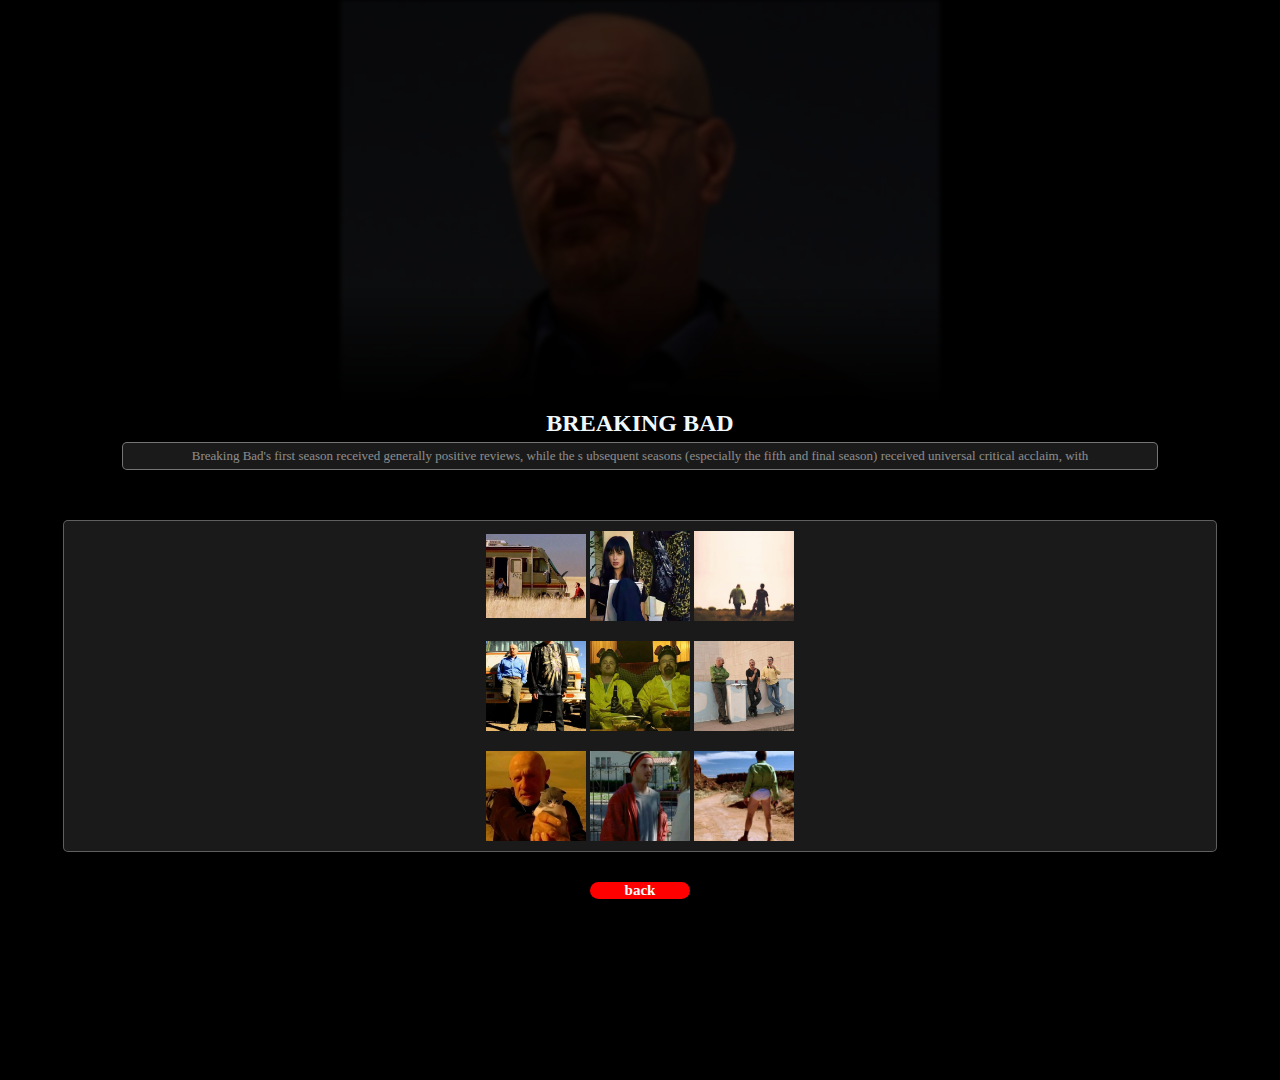
<file: briking-bad.html>
<!DOCTYPE html>
<html lang="ar">
<head>
    <meta name="google" translate="notranslate">
    <link rel="shertcut icon" type="x-icon" href="img/1uDMBFJT.jpg">
    <meta charset="UTF-8">
    <meta name="viewport" content="width=device-width, initial-scale=1.0">
    <title>move</title>
    <link rel="stylesheet" href="briking-bad.css">
</head>
<body>
    <div class="cont">
        <div class="head">
            <img src="img/New folder1/Walter White.jpg">
        </div>
        <div class="text">
            <h2>breaking bad</h2>
        </div>
        <div class="info"><p>Breaking Bad's first season received generally positive
            reviews, while the s
            ubsequent seasons (especially the fifth and final season)
            received universal critical acclaim, with</p>
        </div>
        <div class="photo">
            <div class="list 1">
                <img src="img/New folder1/HKYsPcy2.jpg">
                <img src="img/New folder1/gKMDvIWY.jpg">
                <img src="img/New folder1/Breaking bad.jpg">
            </div>
            <div class="list 2">
                <img src="img/New folder1/tt.jpg">
                <img src="img/New folder1/0ZPx_XXJ.jpg">
                <img src="img/New folder1/LNjxQL-T.jpg">
            </div>
            <div class="list 3">
                <img src="img/New folder1/sgccZp4p.jpg">
                <img src="img/New folder1/gg.jpg">
                <img src="img/New folder1/nWN7EBJA.jpg">
            </div>
        </div>
        <div class="back"><a href="index.html"><h4>back</h4></a></div>
    </div>
    
</body>
</html>
</file>
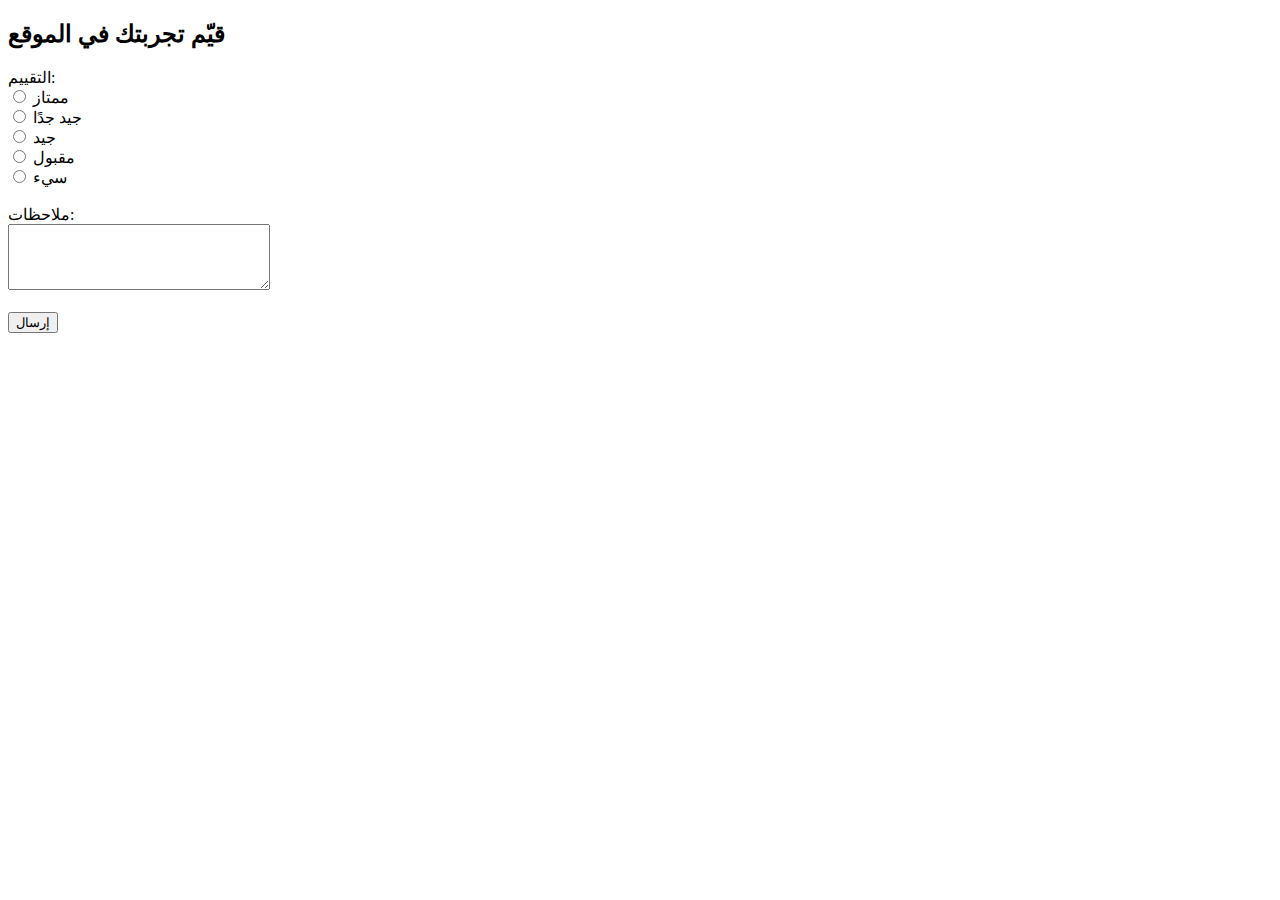
<file: feedback.html>
<!DOCTYPE html>
<html lang="ar">
<head>
  <meta charset="UTF-8">
  <title>تقييم الموقع</title>
</head>
<body>
  <h2>قيّم تجربتك في الموقع</h2>
  <form action="submit.php" method="post">
    <label>التقييم:</label><br>
    <input type="radio" name="rating" value="5"> ممتاز<br>
    <input type="radio" name="rating" value="4"> جيد جدًا<br>
    <input type="radio" name="rating" value="3"> جيد<br>
    <input type="radio" name="rating" value="2"> مقبول<br>
    <input type="radio" name="rating" value="1"> سيء<br><br>

    <label>ملاحظات:</label><br>
    <textarea name="feedback" rows="4" cols="30"></textarea><br><br>

    <input type="submit" value="إرسال">
  </form>
</body>
</html>
</file>
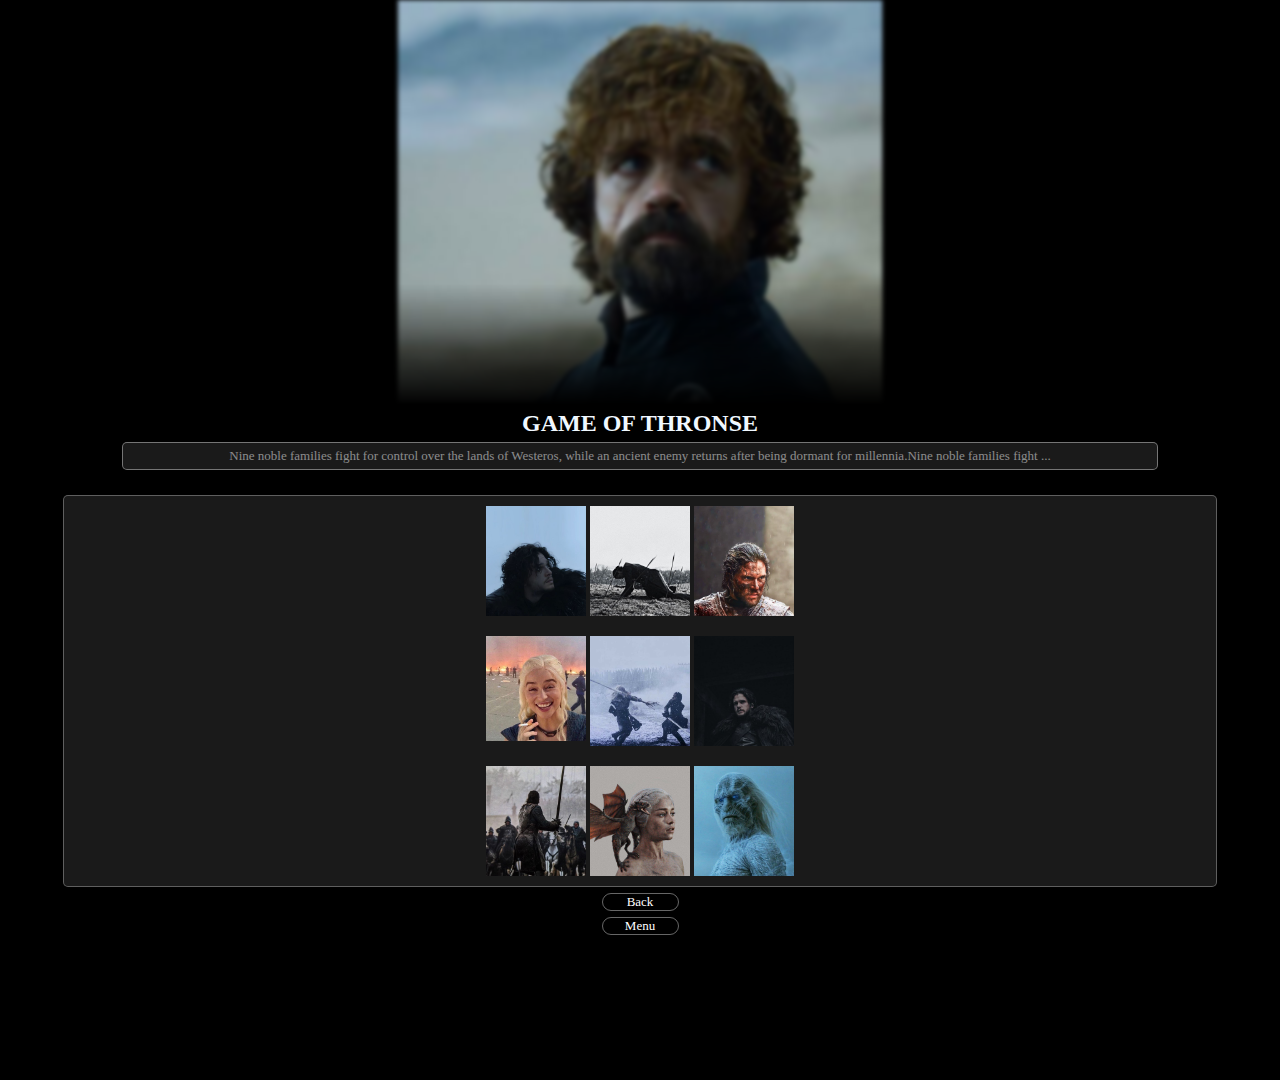
<file: gameofthronse.html>
<!DOCTYPE html>
<html lang="ar">
<head>
    <meta name="google" translate="notranslate">
    <link rel="shertcut icon" type="x-icon" href="img/1uDMBFJT.jpg">
    <meta charset="UTF-8">
    <meta name="viewport" content="width=device-width, initial-scale=1.0">
    <title>game of thronse</title>
    <link rel="stylesheet" href="gameofthronse.css">
</head>
<body>
    <div class="cont">
        <div class="head">
            <img src="img/New folder3/Ac0UJ9X4.jpg">
        </div>
        <div class="text">
            <h2>game of thronse</h2>
        </div>
        <div class="info"><p>Nine noble families fight for control over the lands of Westeros, while an 
            ancient enemy returns after being dormant for millennia.Nine noble families fight ...</p>
        </div>
        <div class="photo">
            <div class="list 1">
                <img  src="img/New folder3/photo_5231426486613962939_y.jpg">
                <img class="ii" src="img/New folder3/photo_5231426486613962940_y.jpg">
                <img  src="img/New folder3/photo_5231426486613962941_y.jpg">
            </div>
            <div class="list 2">
                <img class="i3" src="img/New folder3/xbD9Xmxo.jpg">
                <img class="l2" src="img/New folder3/photo_5231426486613962943_y.jpg">
                <img src="img/New folder3/photo_5231426486613962944_y.jpg">
            </div>
            <div class="list 3">
                <img src="img/New folder3/photo_5231426486613962945_y.jpg">
                <img class="f2" src="img/New folder3/photo_5231426486613962946_y.jpg">
                <img class="f3" src="img/New folder3/DMfkupW1.jpg">
            </div>
        </div>
        <div class="back"><a href="move.html"><h4>back</h4></a></div>
        <div class="back"><a href="index.html"><h4>menu</h4></a></div>
    </div>
    
</body>
</html>
</file>
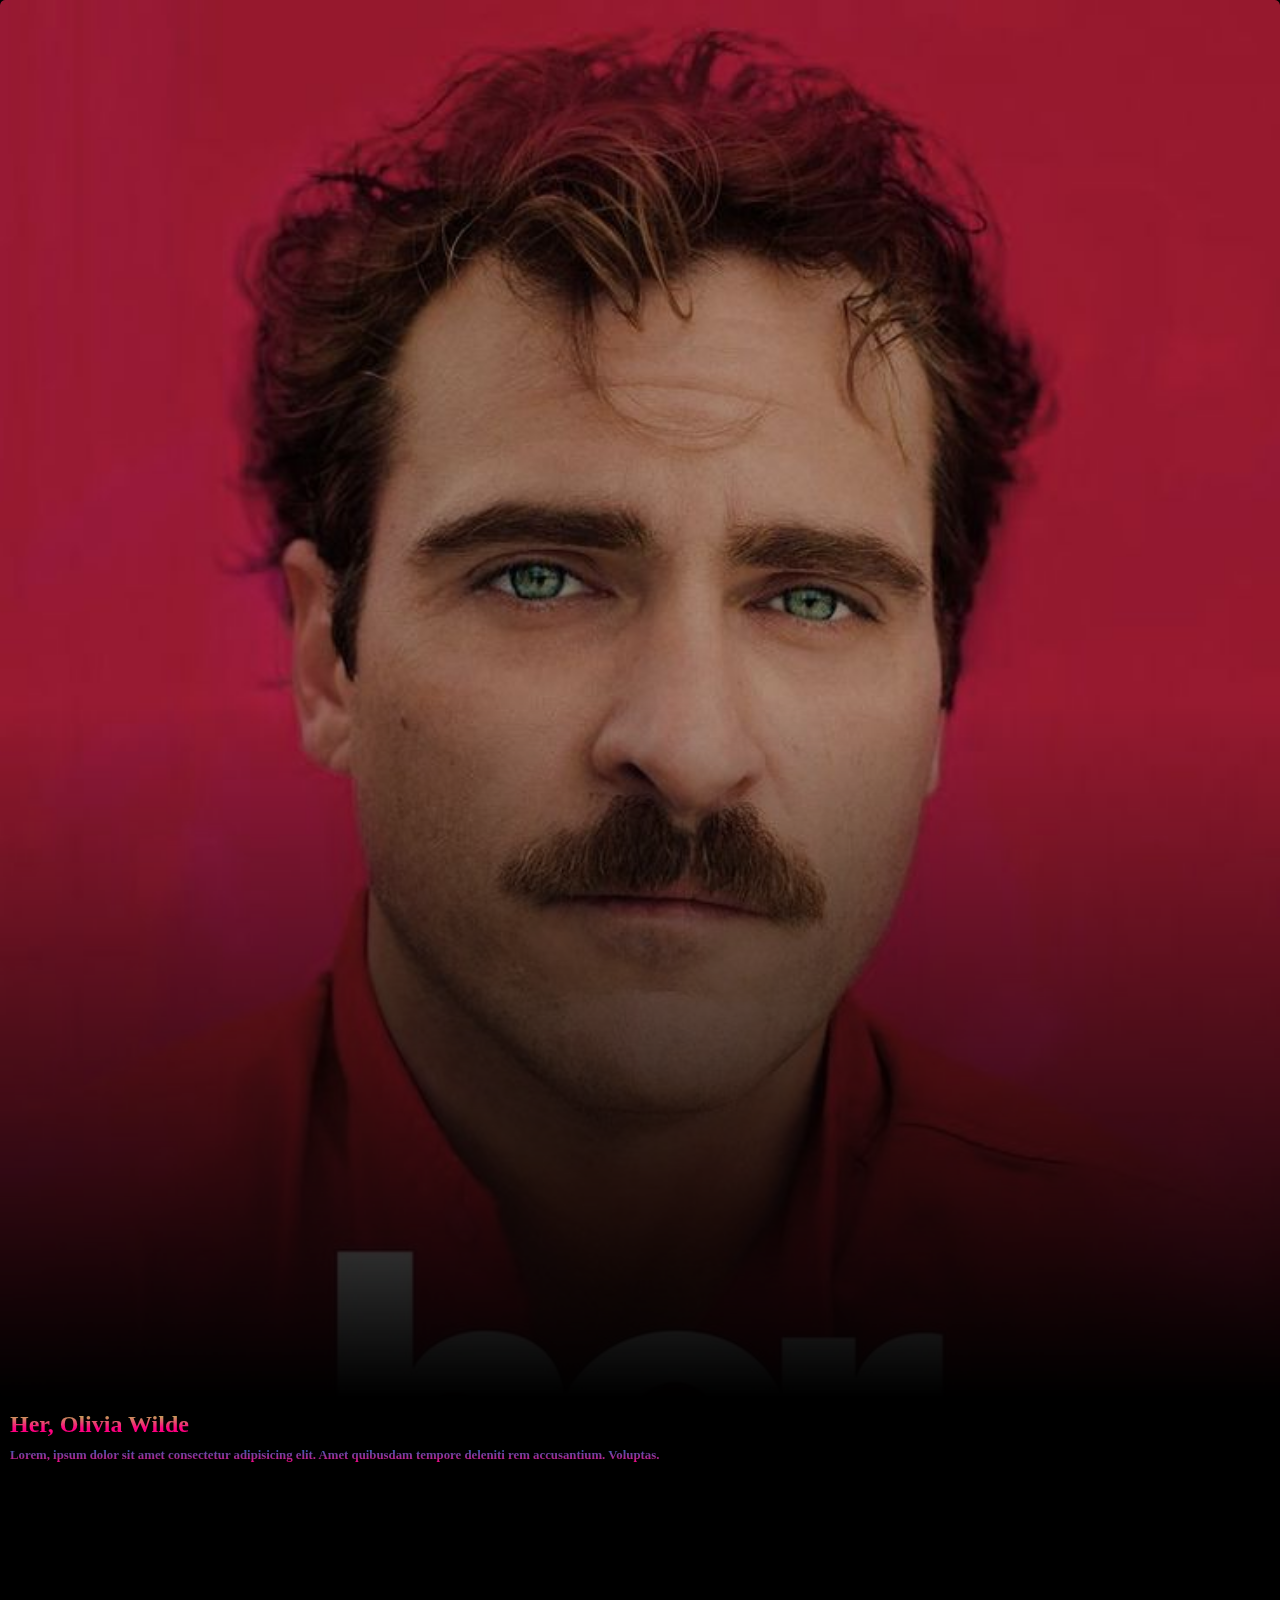
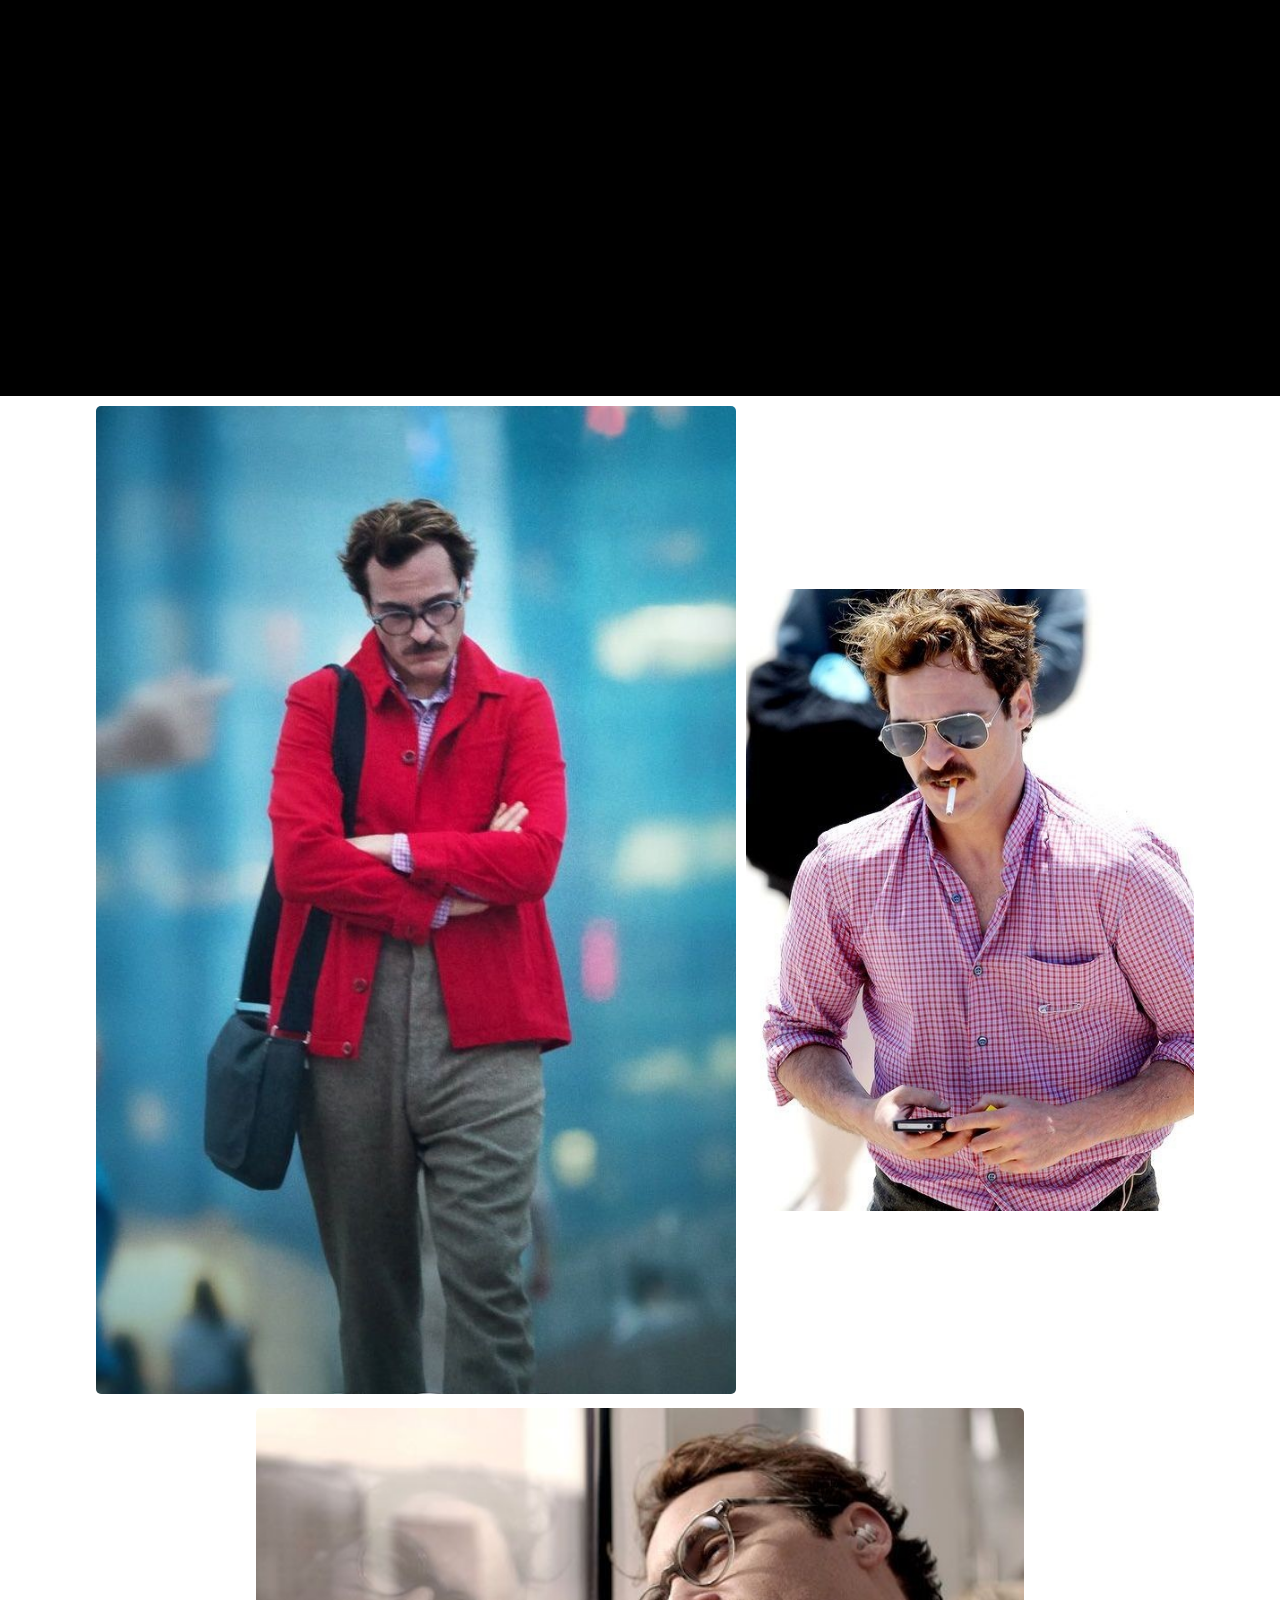
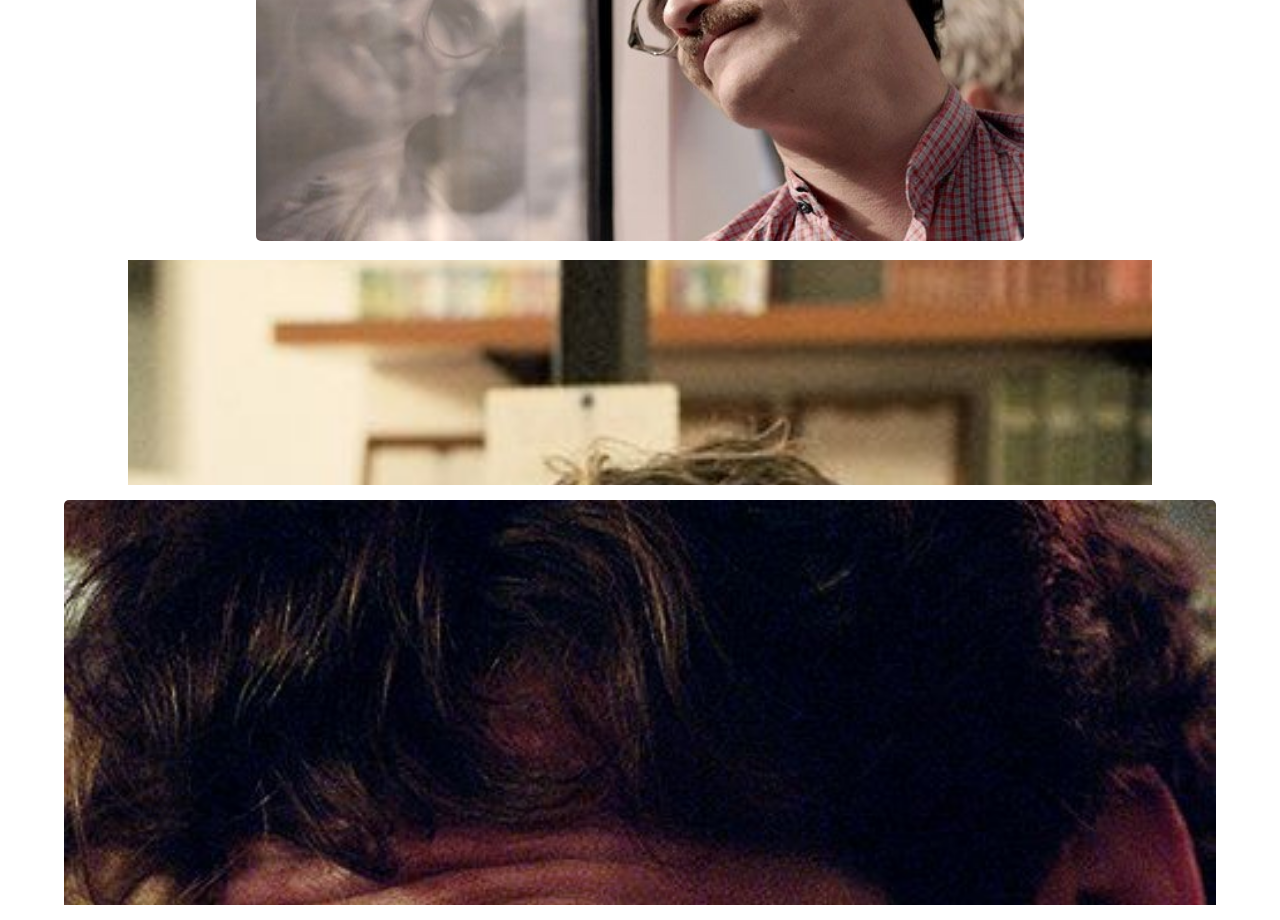
<file: img.html>
<!DOCTYPE html>
<html lang="ar">
<head>
    <meta name="google" translate="notranslate">
    <link rel="shertcut icon" type="x-icon" href="img/1uDMBFJT.jpg">
    <meta charset="UTF-8">
    <meta name="viewport" content="width=device-width, initial-scale=1.0">
    <title>move</title>
    <link rel="stylesheet" href="img.css">
</head>
<body>
    <div class="cont">
      <div class="move">
        <img class="mainimg" src="img/her.jpg">
        <h2>her, olivia wilde</h2>
        <p>Lorem, ipsum dolor sit 
          amet consectetur adipisicing elit.
          Amet quibusdam tempore deleniti rem accusantium. Voluptas.</p>
      </div>
      <div class="imgs">
        <div class="img1">
          <img src="img/mainimg/d42100919d1ccd15a793569f332229af.jpg">
        </div>
        <div class="img2">
          <img src="img/mainimg/fab9e89dee3c56be0dd9d877274854cf.jpg" >
        </div>
      </div>
      <div class="imgs">
        <div class="img3">
          <img src="img/mainimg/c5d8c75cc96eb333dcd0dba84c4dd5ab.jpg" >
        </div>
      </div>
      <div class="imgss">
        <div class="img4">
          <img src="img/mainimg/e2b16f5efe91f861a050967640d48317.jpg">
        </div>
        <div class="img5">
          <img src="img/mainimg/d68051067cb260da4907cbb794517583.jpg" >
        </div>
      </div>
    </div>
</body>
</html>
</file>
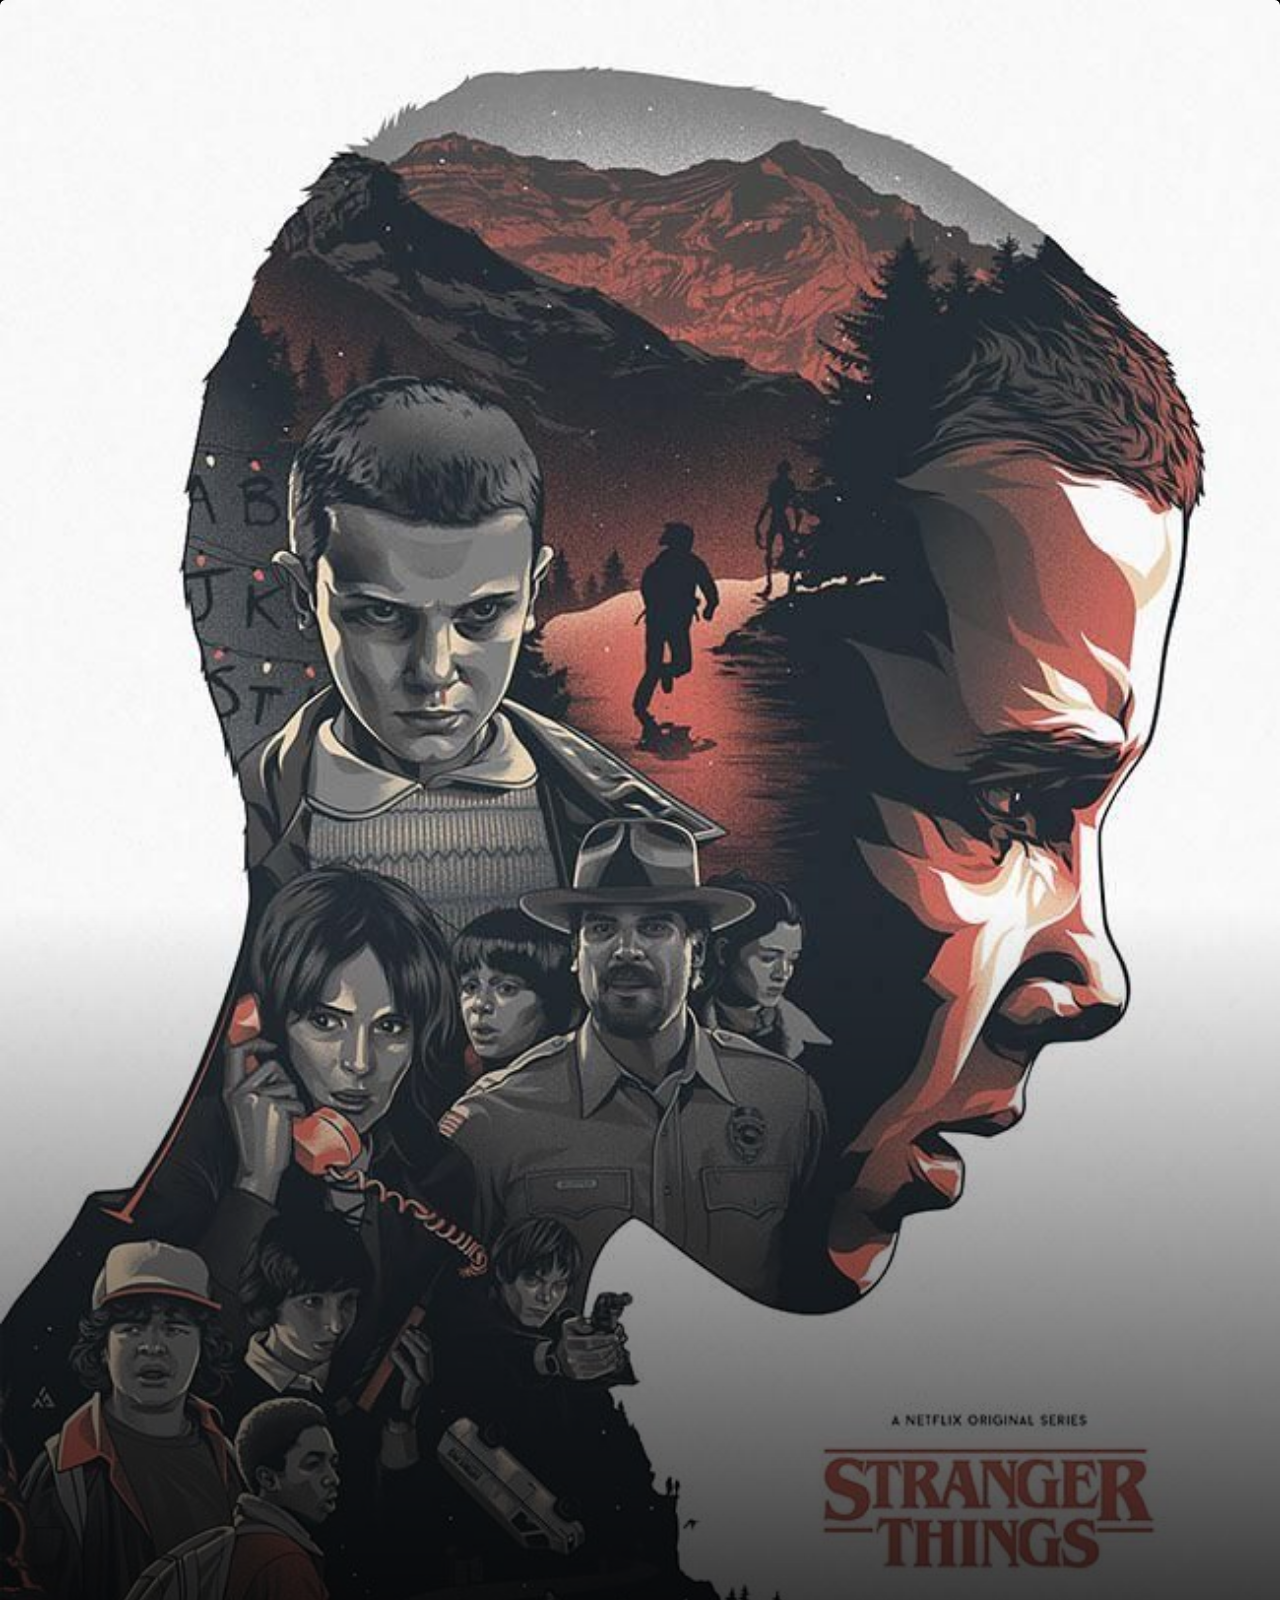
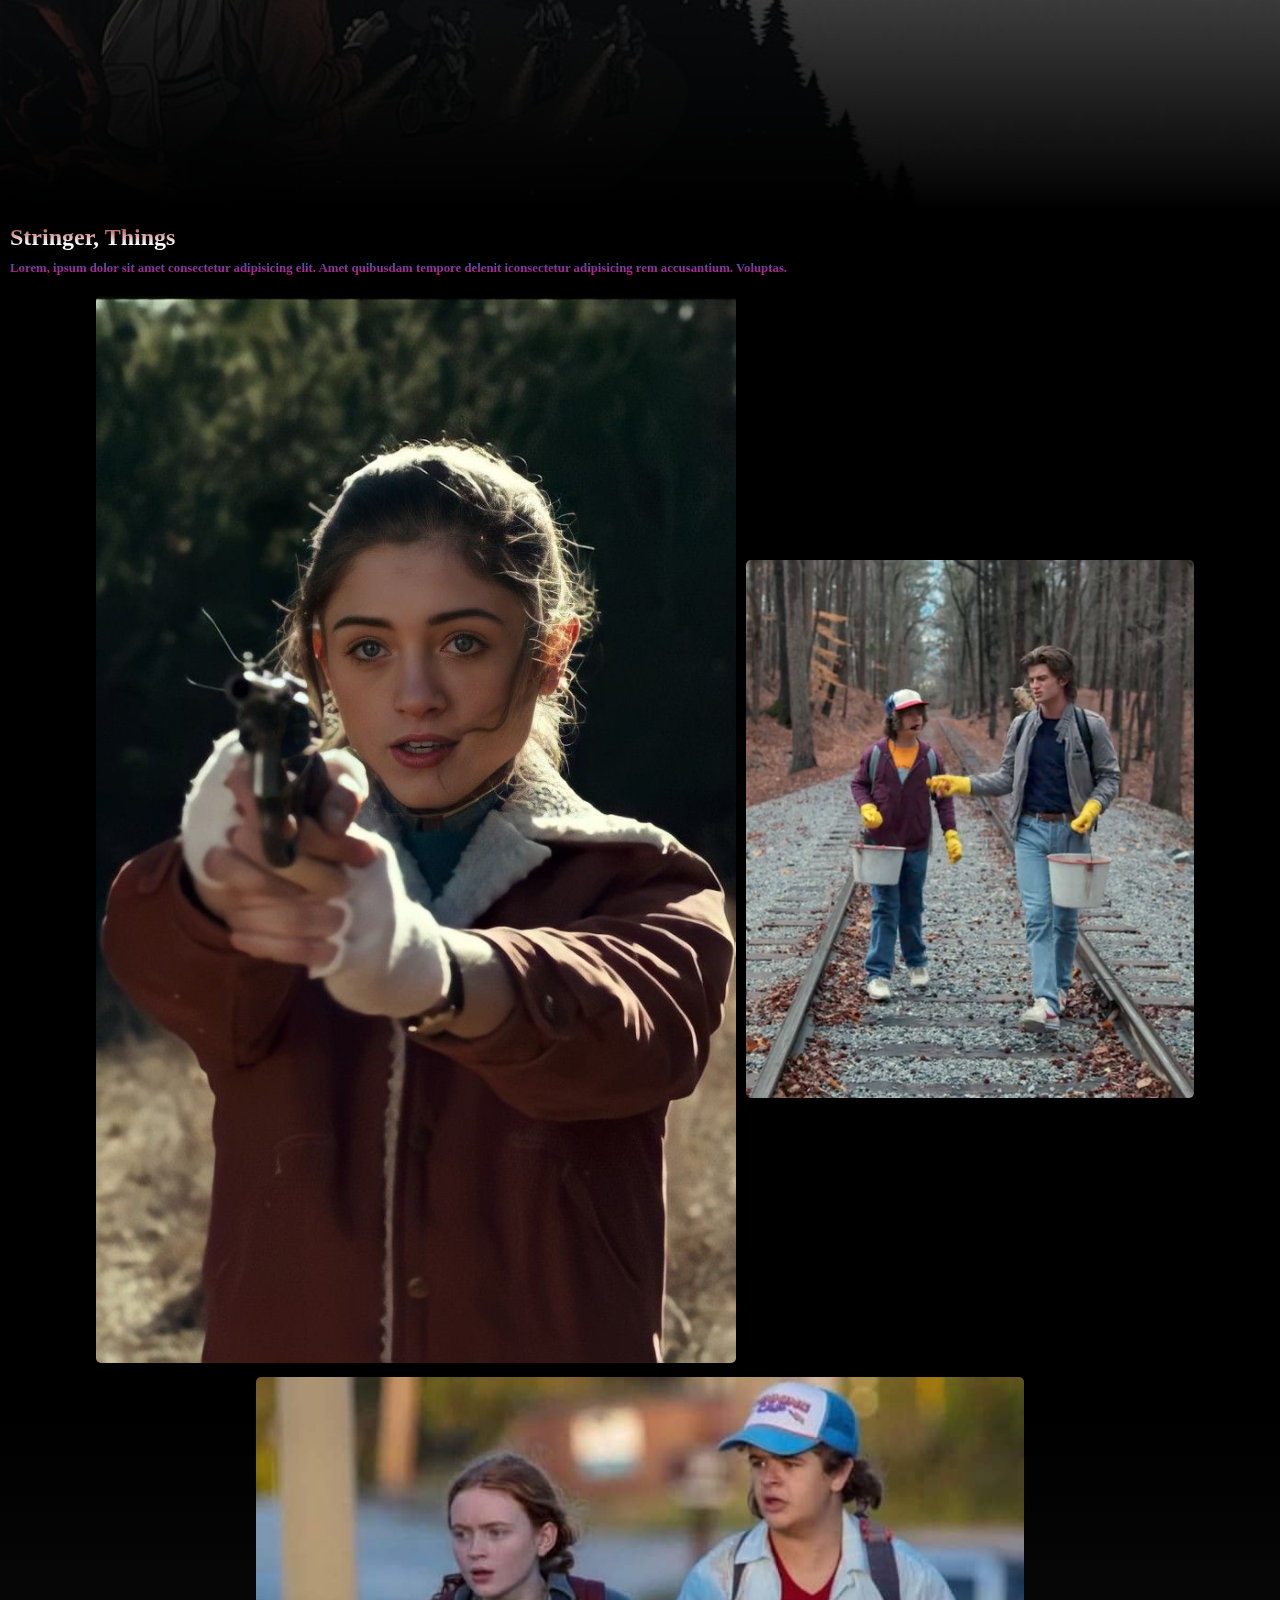
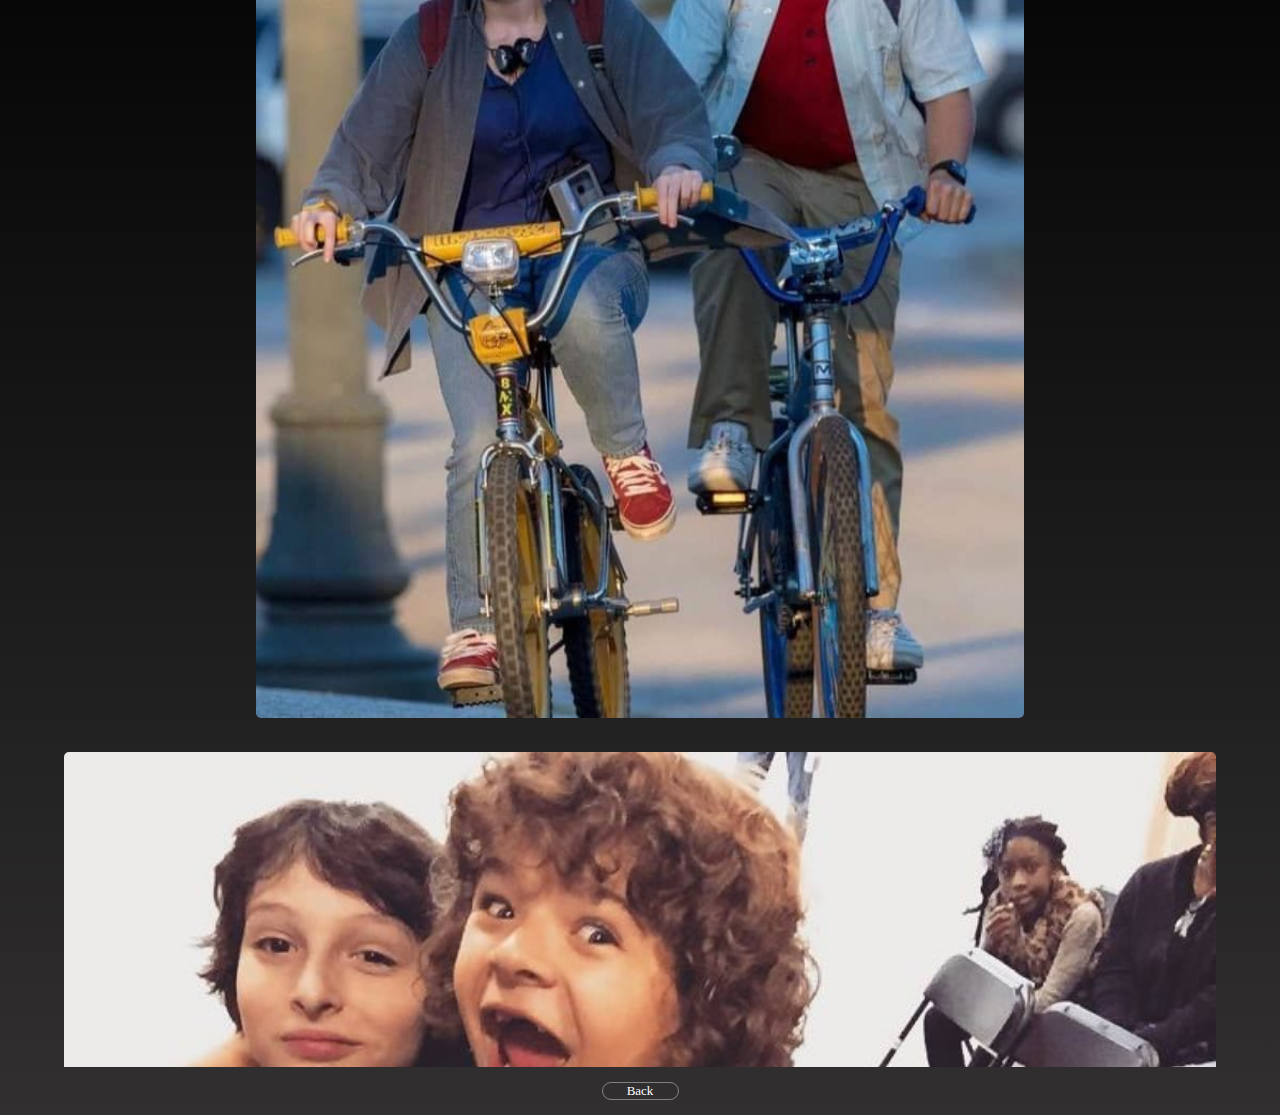
<file: img3.html>
<!DOCTYPE html>
<html lang="ar">
<head>
    <meta name="google" translate="notranslate">
    <link rel="shertcut icon" type="x-icon" href="img/1uDMBFJT.jpg">
    <meta charset="UTF-8">
    <meta name="viewport" content="width=device-width, initial-scale=1.0">
    <title>move</title>
    <link rel="stylesheet" href="img3.css">
</head>
<body>
    <div class="cont">
      <div class="move">
        <img class="mainimg" src="img/mainimg/strengerthings/bda916d4f7ff0343f3dbb9e0b206e96a.jpg">
        <h2>stringer, things</h2>
        <p>Lorem, ipsum dolor sit 
          amet consectetur adipisicing elit.
          Amet quibusdam tempore delenit iconsectetur adipisicing rem accusantium. Voluptas.</p>
      </div>
      <div class="imgs">
        <div class="img1">
          <img src="img/mainimg/strengerthings/c609f31b706711836f1f7edd36d373a2.jpg">
        </div>
        <div class="img2">
          <img src="img/mainimg/strengerthings/65291596e38ea74e602f86f9b2d94ca0.jpg" >
        </div>
      </div>
      <div class="imgs">
        <div class="img3">
          <img src="img/mainimg/strengerthings/592e19852b495942187a2e0beab2cce5.jpg" >
        </div>
      </div>
      <div class="imgss">

        <div class="img5">
          <img src="img/mainimg/strengerthings/507efdb14fcb7369daa3bc03ada45496.jpg" >
        </div>
      </div>
      <div class="backcont"><div class="back"><a href="index.html"><h4>back</h4></a></div></div>
    </div>
</body>
</html>
</file>
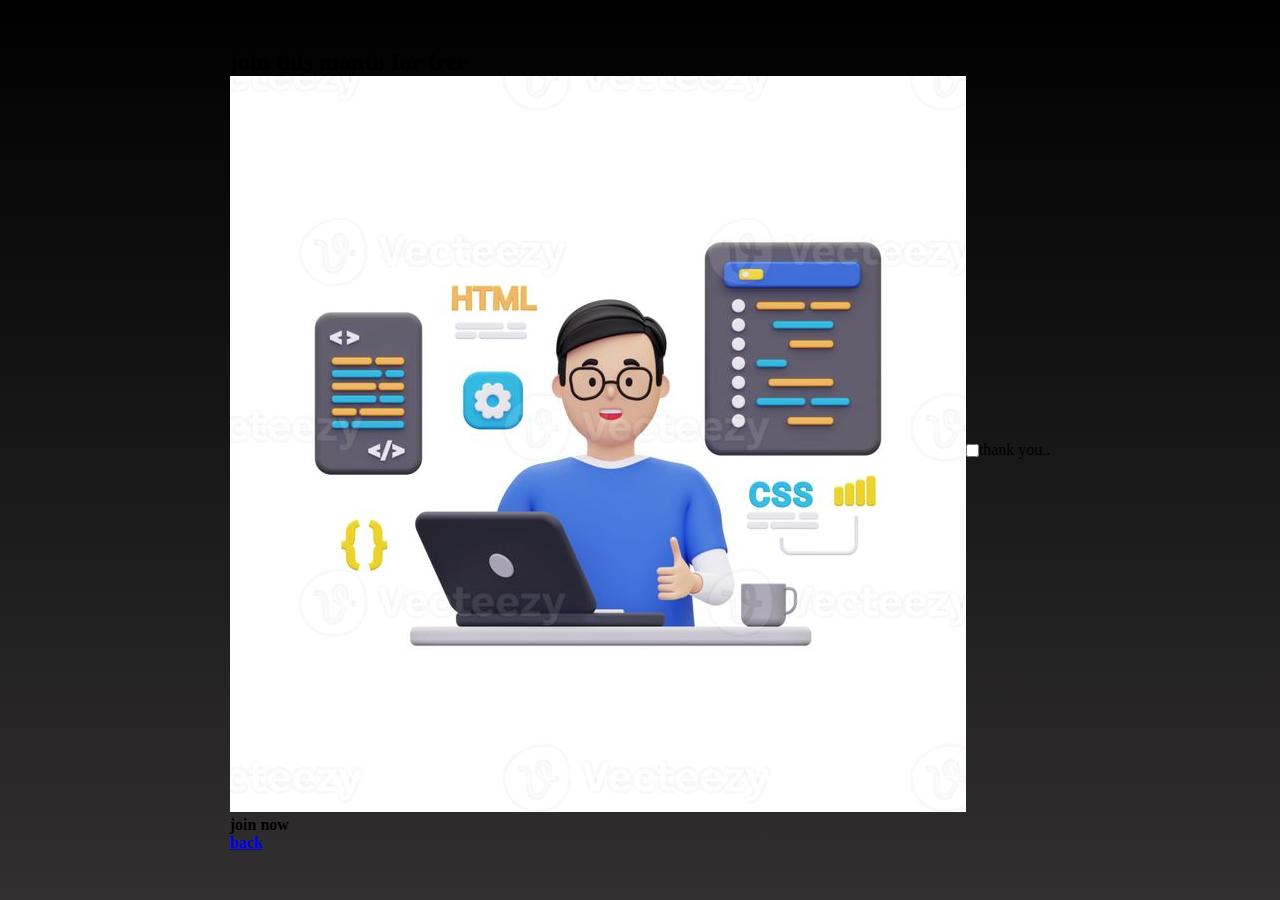
<file: join.html>
<!DOCTYPE html>
<html lang="ar">
<head>
    <link rel="shertcut icon" type="x-icon" href="img/1uDMBFJT.jpg">
    <meta charset="UTF-8">
    <meta name="viewport" content="width=device-width, initial-scale=1.0">
    <title>join</title>
    <meta name="google" translate="notranslate">
    <link rel="stylesheet" href="join.css">
</head>
<body>
    <div class="cont">
        
        <div class="text">
            <h2>join this month for free</h2>
        </div>
        
        <div class="photo">
            <img src="img/3d Website developer working on laptop illustration.jpg">
        </div>
        <h4>join now</h4>
        <a href="index.html"><h4>back</h4></a>
    </div>
    <input id="mas" type="checkbox">
    <p class="mas">thank you..</p>
</body>
</html>
</file>
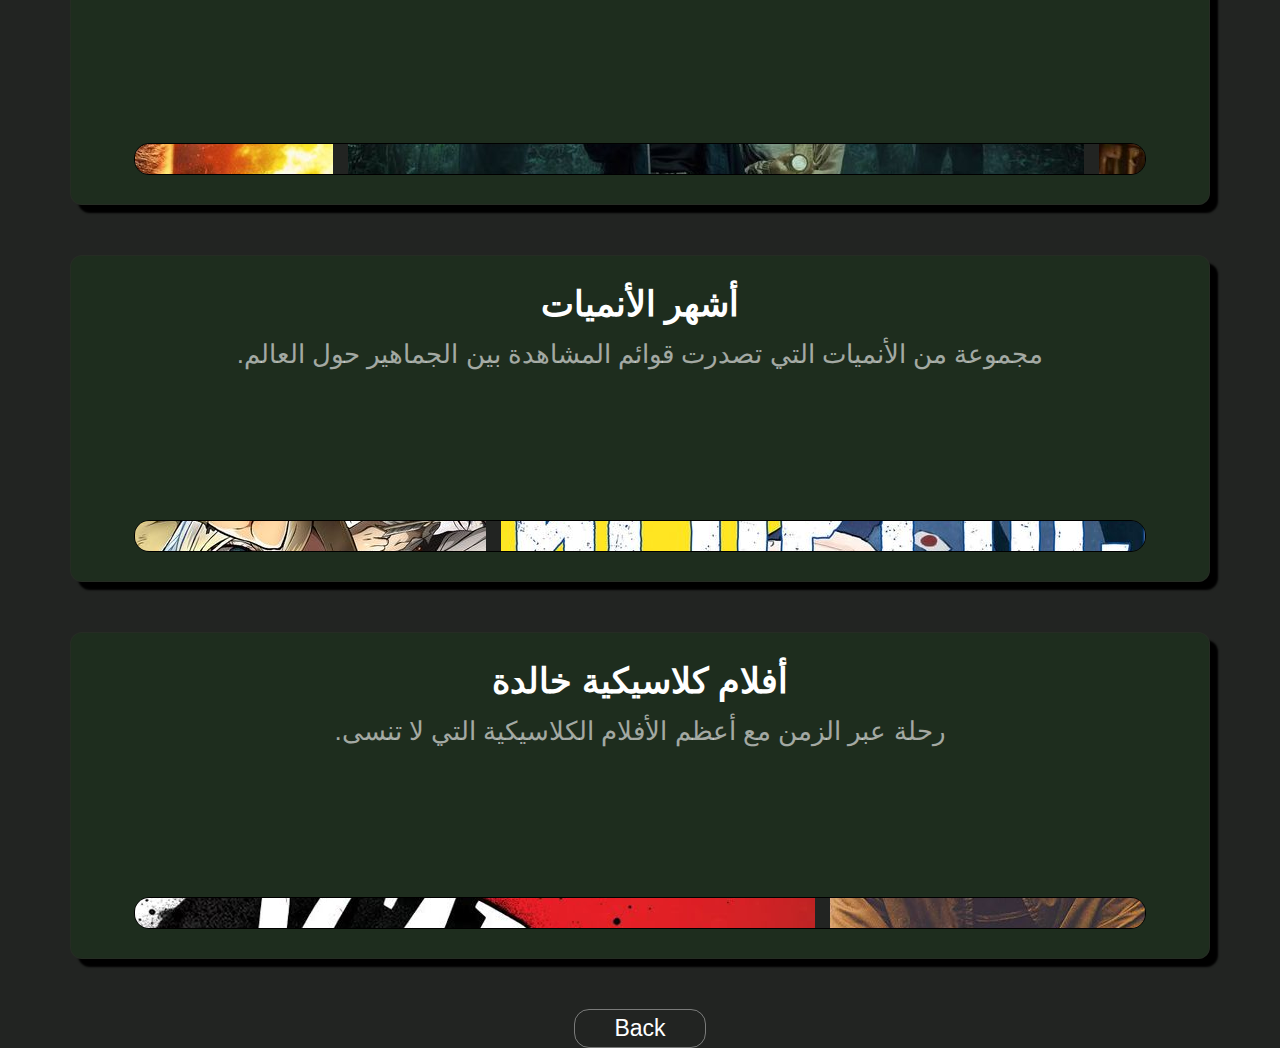
<file: list.html>
<!DOCTYPE html>
<html lang="ar" dir="rtl">
<head>
  <meta charset="UTF-8">
  <title>list</title>
  <link rel="stylesheet" href="list.css">
</head>
<body>

    <div class="section">
        <h2>أشهر أفلام 2025</h2>
        <p>تعرف على أبرز أفلام عام 2025 التي حققت ضجة كبيرة في دور السينما.</p>
        <div class="images">
        <img src="img/topmove/2O-6lhSB.jpg" alt="فيلم 1">
        <img src="img/topmove/2025 Rango 2 movie Netflix recommendations.jpg" alt="فيلم 2">
        <img src="img/topmove/Credits_ @moviezy_id [OFFICIAL POSTER] Petaka….jpg" alt="فيلم 3">
        <img src="img/topmove/F5jqIpbU.jpg" alt="فيلم 4">
        <img src="img/topmove/New poster for the live action….jpg" alt="فيلم 5">
        </div>
    </div>

    <div class="section">
        <h2>أشهر الأنميات</h2>
        <p>مجموعة من الأنميات التي تصدرت قوائم المشاهدة بين الجماهير حول العالم.</p>
        <div class="images">
        <img src="img/anime/m.jpg" alt="أنمي 1">
        <img src="img/anime/s.jpg" alt="أنمي 2">
        <img src="img/anime/ss.jpg" alt="أنمي 3">
        <img src="img/anime/sss.jpg" alt="أنمي 4">
        <img src="img/anime/ssss.jpg" alt="أنمي 5">
        </div>
    </div>

    <div class="section">
        <h2>أفلام كلاسيكية خالدة</h2>
        <p>رحلة عبر الزمن مع أعظم الأفلام الكلاسيكية التي لا تنسى.</p>
        <div class="images">
        <img src="img/classc/Falcão.jpg" alt="كلاسيكي 1">
        <img src="img/classc/j71jjLl2.jpg" alt="كلاسيكي 2">
        <img src="img/classc/NEnXWB9O.jpg" alt="كلاسيكي 3">
        <img src="img/classc/Top Seller for THE GODFATHER 1972 70s ORIGINAL….jpg" alt="كلاسيكي 4">
        <img src="img/classc/YS6u6Fmb.jpg" alt="كلاسيكي 5">
        </div>
    </div>
    <div class="back"><a href="index.html"><h4>back</h4></a></div>
</body>
</html>
</file>
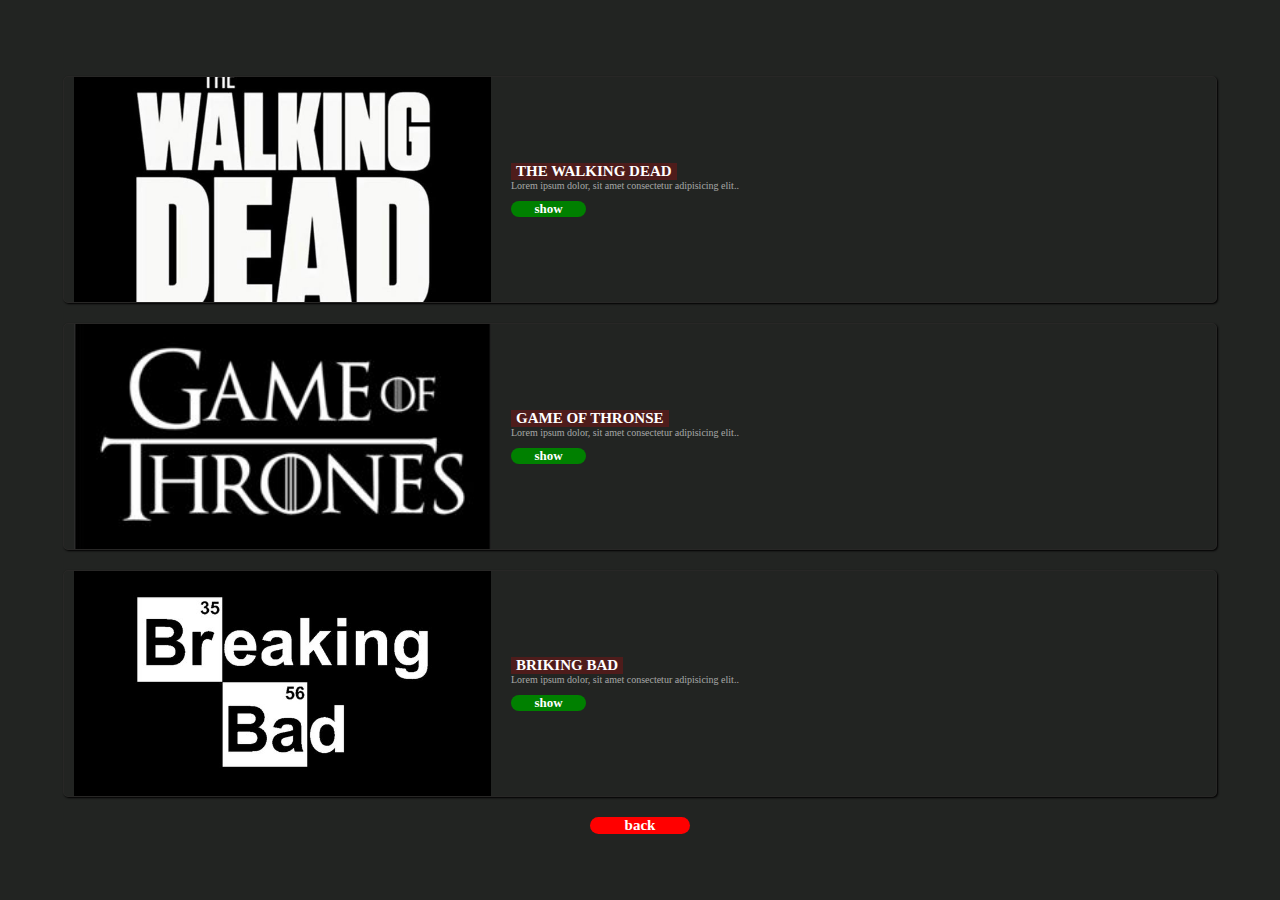
<file: move.html>
<!DOCTYPE html>
<html lang="ar">
<head>
    <meta name="google" translate="notranslate">
    <link rel="shertcut icon" type="x-icon" href="img/1uDMBFJT.jpg">
    <meta charset="UTF-8">
    <meta name="viewport" content="width=device-width, initial-scale=1.0">
    <title>move</title>
    <link rel="stylesheet" href="move.css">
</head>
<body>
    <div class="cont">
        <div class="move1">
            <div class="photo">
                <img src="img/thewalkingd.jpg">
            </div>
            <div class="text">
                <h2>THE WALKING DEAD</h2>
                <p>Lorem ipsum dolor, sit 
                amet consectetur adipisicing elit..</p>
                <div class="butt"><a href="#"><h4>show</h4></a></div>
            </div>
        </div>
        <div class="move2">
            <div class="photo">
                <img src="img/52eUC2Ca.jpg">
            </div>
            <div class="text">
                <h2>GAME OF THRONSE</h2>
                <p>Lorem ipsum dolor, sit 
                amet consectetur adipisicing elit..</p>
                <div class="butt"><a href="#"><h4>show</h4></a></div>
            </div>
            
        </div>
        <div class="move3">
            <div class="photo">
                <img src="img/breakingbad.jpg">
            </div>
            <div class="text">
                <h2>BRIKING BAD</h2>
                <p>Lorem ipsum dolor, sit 
                amet consectetur adipisicing elit..</p>
                <div class="butt"><a href="#"><h4>show</h4></a></div>
            </div>
            
        </div>
        <div class="back"><a href="index.html"><h4>back</h4></a></div>
    </div>
</body>
</html>
</file>
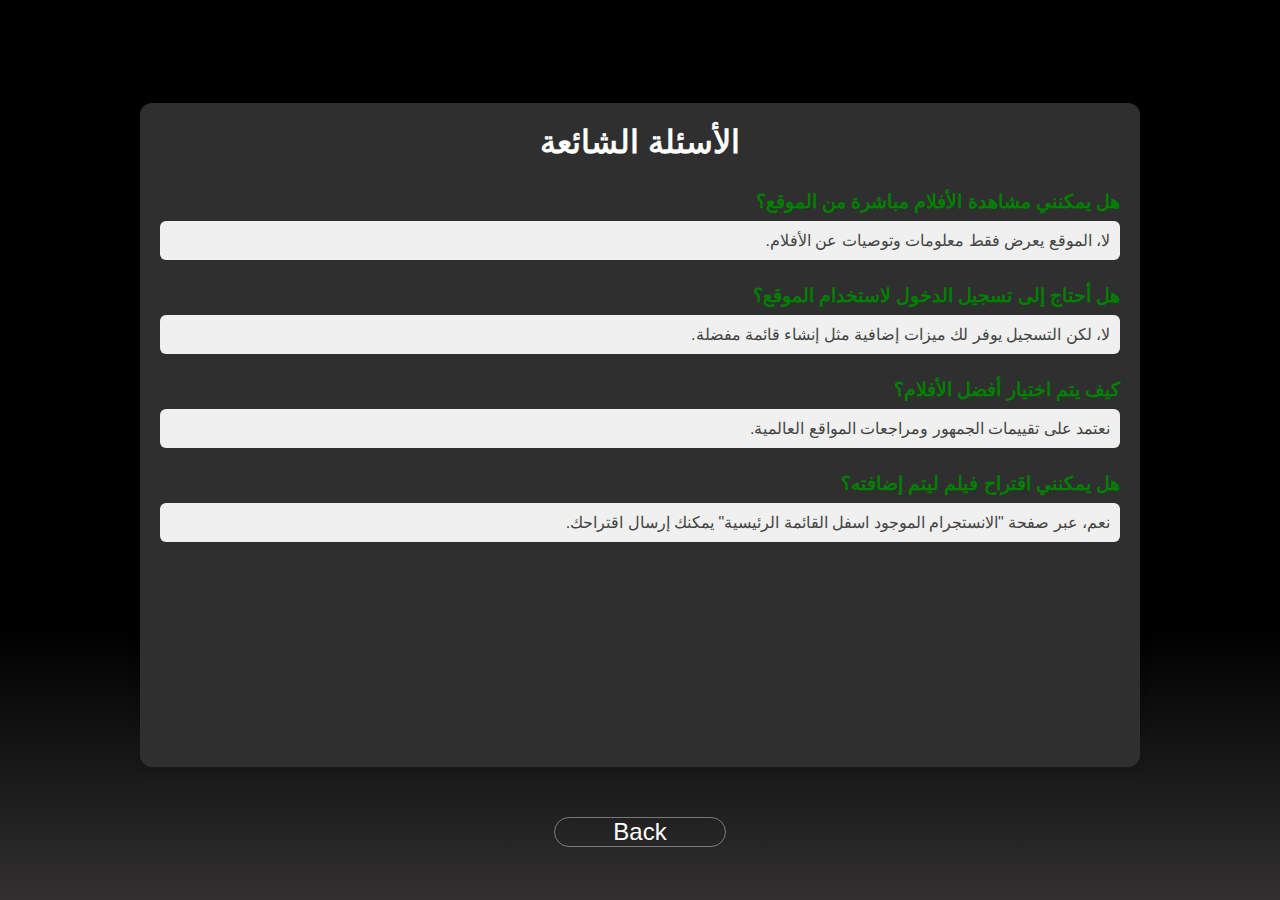
<file: questiond.html>
<!DOCTYPE html>
<html lang="ar">
<head>
<meta charset="UTF-8">
<title>Questions</title>
<link rel="stylesheet" href="questiond.css">
</head>
<body>
    <div class="container">
        <h1>الأسئلة الشائعة</h1>

        <div class="faq">
            <h3>هل يمكنني مشاهدة الأفلام مباشرة من الموقع؟</h3>
            <p>لا، الموقع يعرض فقط معلومات وتوصيات عن الأفلام.</p>
        </div>

        <div class="faq">
            <h3>هل أحتاج إلى تسجيل الدخول لاستخدام الموقع؟</h3>
            <p>لا، لكن التسجيل يوفر لك ميزات إضافية مثل إنشاء قائمة مفضلة.</p>
        </div>

        <div class="faq">
            <h3>كيف يتم اختيار أفضل الأفلام؟</h3>
            <p>نعتمد على تقييمات الجمهور ومراجعات المواقع العالمية.</p>
        </div>

        <div class="faq">
            <h3>هل يمكنني اقتراح فيلم ليتم إضافته؟</h3>
            <p>نعم، عبر صفحة "الانستجرام الموجود اسفل القائمة الرئيسية" يمكنك إرسال اقتراحك.</p>
        </div>
    </div>
    <div class="back">
        <a href="index.html"><h4>Back</h4></a>
    </div>
</body>
</html>
</file>
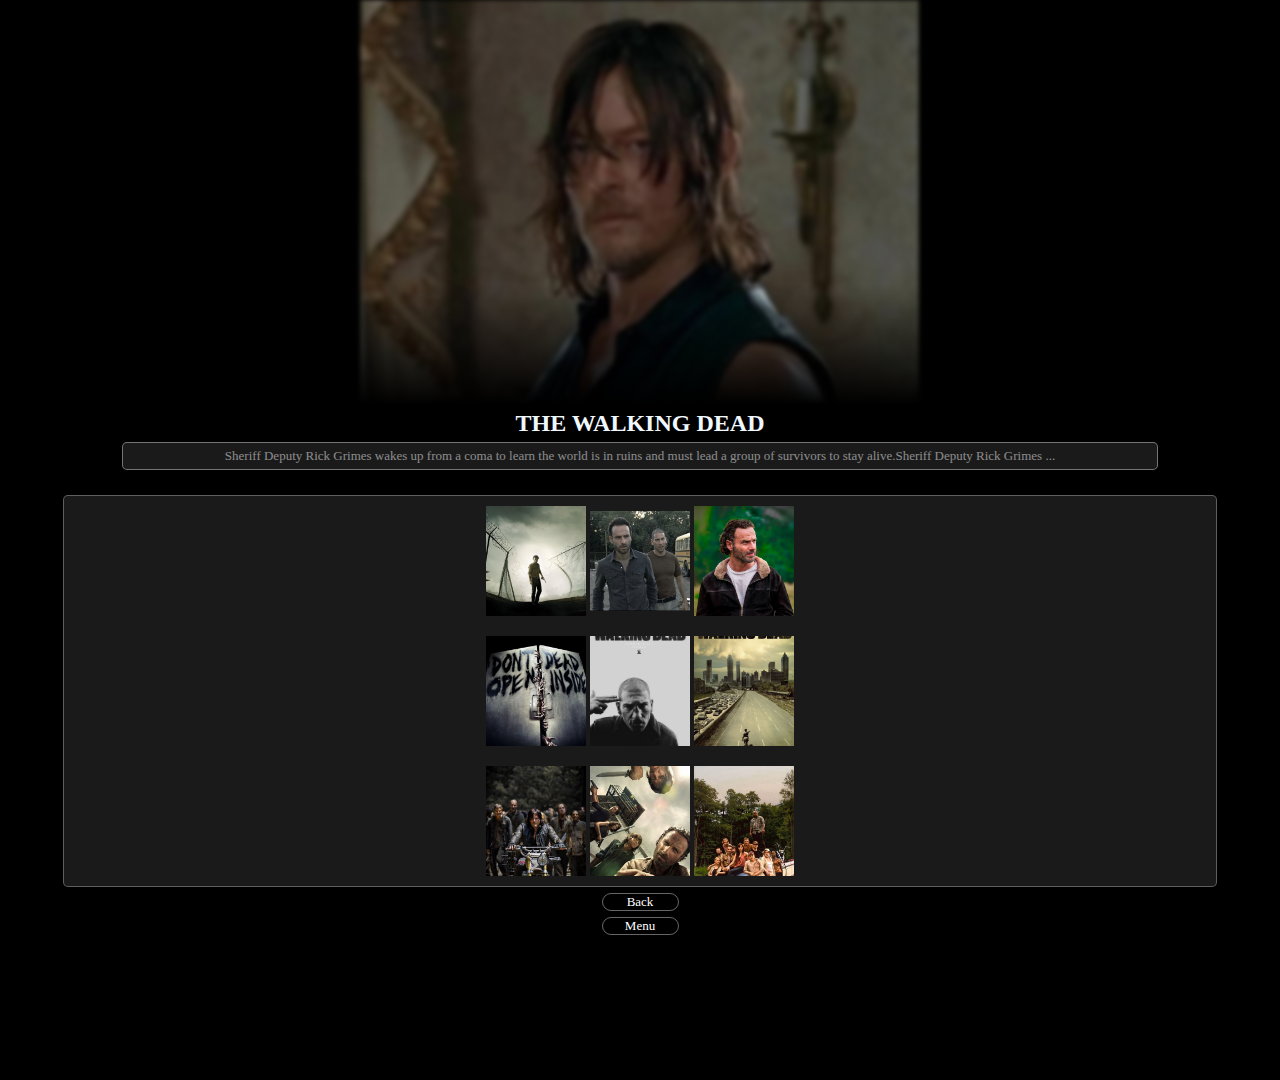
<file: thewalking dead.html>
<!DOCTYPE html>
<html lang="ar">
<head>
    <meta name="google" translate="notranslate">
    <link rel="shertcut icon" type="x-icon" href="img/1uDMBFJT.jpg">
    <meta charset="UTF-8">
    <meta name="viewport" content="width=device-width, initial-scale=1.0">
    <title>the walking dead</title>
    <link rel="stylesheet" href="thewalkingdead.css">
</head>
<body>
    <div class="cont">
        <div class="head">
            <img src="img/New folder2/aGXLA-mq.jpg">
        </div>
        <div class="text">
            <h2>the walking  dead</h2>
        </div>
        <div class="info"><p>Sheriff Deputy Rick Grimes wakes up from a 
            coma to learn the world is in ruins and must 
            lead a group of survivors to stay alive.Sheriff Deputy Rick Grimes ...</p>
        </div>
        <div class="photo">
            <div class="list 1">
                <img class="ii" src="img/New folder2/photo_5231426486613962952_y.jpg">
                <img  src="img/New folder2/photo_5231426486613962953_x.jpg">
                <img class="i3" src="img/New folder2/photo_5231426486613962954_y.jpg">
            </div>
            <div class="list 2">
                <img src="img/New folder2/photo_5231426486613962955_y.jpg">
                <img class="l2" src="img/New folder2/photo_5231426486613962956_x.jpg">
                <img src="img/New folder2/photo_5231426486613962957_y.jpg">
            </div>
            <div class="list 3">
                <img src="img/New folder2/photo_5231426486613962958_y.jpg">
                <img src="img/New folder2/photo_5231426486613962959_y.jpg">
                <img src="img/New folder2/photo_5231426486613962960_y.jpg">
            </div>
        </div>
        <div class="back"><a href="move.html"><h4>back</h4></a></div>
        <div class="back"><a href="index.html"><h4>menu</h4></a></div>
    </div>
    
</body>
</html>
</file>
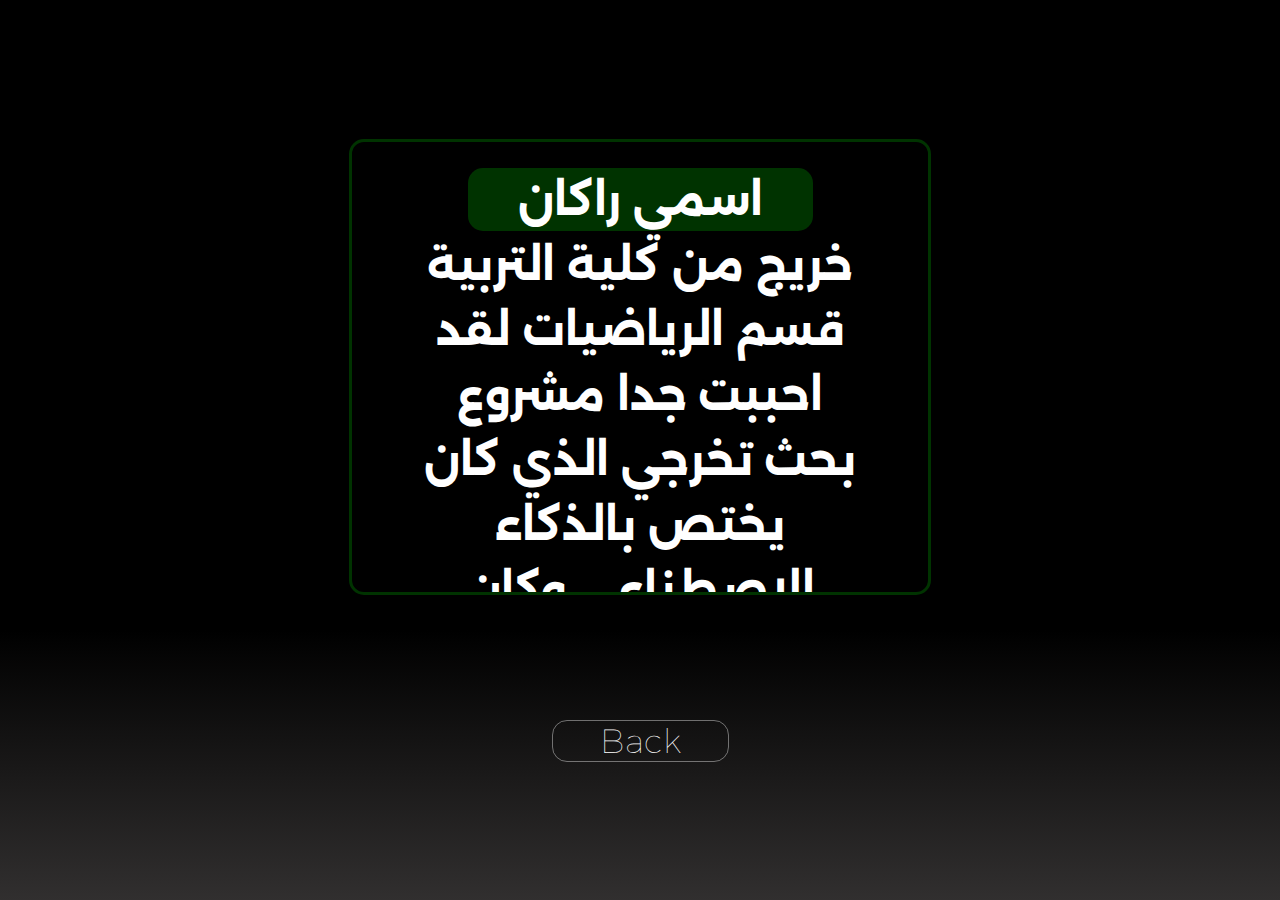
<file: راكان.html>
<!DOCTYPE html>
<html lang="ar">
<head>
<meta charset="UTF-8">
<title>Questions</title>
<link rel="stylesheet" href="راكان.css">
</head>
<body>
    <div class="cont">
        <div class="text">
            <h3> <mark>اسمي راكان<br></mark>خريج من كلية التربية قسم الرياضيات لقد احببت جدا
                مشروع بحث تخرجي الذي كان يختص بالذكاء
                الاصطناعي وكان السبب الاول لتعلمي
                البرمجة وعلى مايبدو فهو مجال رائع اتمنى ان تكون تجربتك جيدة على الموقع
                وبالنهاية فهو مجرد اختبار والمشاريع القادمة<br><mark>تكون قوية</mark></h3>
        </div>
        <div class="html">
            <h3>rakan</h3>
            <p>website</p>
        </div>
    </div>
    <div class="ptn">
        <div class="back">
            <a href="index.html"><p>back</p></a>
        </div>
    </div>
</body>
</html>
</file>
<file: briking-bad.css>
*{
    padding: 0%;
    margin: 0;
}
.cont{
    width: 100%;
    height: 120vh;
    display: flex;
    align-items: center;
    flex-direction: column;
    overflow: hidden;
    background: rgb(0, 0, 0);
}
.head{
    background: none;
    width: 100%;
    height: 45vh;
    overflow: hidden;
    display: flex;
    justify-content: center;
    -webkit-mask-image: linear-gradient(to top, transparent 0%, black 30%);
    mask-image: linear-gradient(to top, transparent 0%, black 30%);
    filter: blur(2px);
}
.head>img{
    z-index: 1155;
    opacity: 0.2;
    scale: 1.4;
    position: relative;
    top: 70px;
    animation:head 13s infinite;
}
@keyframes head {
    0%{
        translate: 0 0;
    }
    50%{
        translate: 20px 10px;
        scale: 1.5;
    }
    100%{
        translate: 0 0;
    }
}
.text{
    width: 100%;
    text-align: center;
    text-transform: uppercase;
    color: aliceblue;
    padding: 5px;
}
.info{
    width: 80%;
    border: 1px solid rgb(255, 255, 255,0.4);
    padding: 5px;
    color: rgb(255, 255, 255,0.5);
    border-radius: 5px;
    text-align: center;
    font-size: 13px;
    background: rgb(255, 255, 255,0.1);
}
.back{
    background: red;
    width: 100px;
    border-radius: 15px;
    text-align: center;
    margin-top: 30px;
}
.back>a{
    text-decoration: none;
    color: white;
    font-size: 15px;
}
.photo{
    margin-top: 50px;
    width: 90%;
    height: fit-content;
    border:1px solid rgb(255, 255, 255,0.3);
    border-radius: 5px;
    display: flex;
    flex-direction: column;
    justify-content: center;
    align-items: center;
    overflow: hidden;
    gap: 20px;
    padding: 10px 0px;
    background: rgb(255, 255, 255,0.1);
}
.list{
    width: 100%;
    display: flex;
    justify-content: center;
    align-items: center;
    width: fit-content;
    height: 10vh;
    overflow: hidden;
}
.list>img{
    padding: 2px;
    width: 100px;
}
</file>
<file: gameofthronse.css>
*{
    padding: 0%;
    margin: 0;
}
.cont{
    width: 100%;
    height: 120vh;
    display: flex;
    align-items: center;
    flex-direction: column;
    overflow: hidden;
    background: rgb(0, 0, 0);
}
.head{
    background: none;
    width: 100%;
    height: 45vh;
    overflow: hidden;
    display: flex;
    justify-content: center;
    -webkit-mask-image: linear-gradient(to top, transparent 0%, black 30%);
    mask-image: linear-gradient(to top, transparent 0%, black 30%);
    filter: blur(2px);
}
.head>img{
    scale: 1.4;
    position: relative;
    top:70px ;
    animation:head 13s infinite;
}
@keyframes head {
    0%{
        translate: 0 0;
    }
    50%{
        translate: 20px 10px;
        scale: 1.5;
    }
    100%{
        translate: 0 0;
    }
}
.text{
    width: 100%;
    text-align: center;
    text-transform: uppercase;
    color: aliceblue;
    padding: 5px;
}
.info{
    width: 80%;
    border: 1px solid rgb(255, 255, 255,0.4);
    padding: 5px;
    color: rgb(255, 255, 255,0.5);
    border-radius: 5px;
    text-align: center;
    font-size: 13px;
    background: rgb(255, 255, 255,0.1);
}
.back{
    border: 1px solid rgb(255, 255, 255,0.4);
    width: 75px;
    border-radius: 15px;
    text-align: center;
    margin-top: 6px;
}
.back>a{
    text-transform: capitalize;
    text-decoration: none;
    color: white;
    font-size: 13px;
}
.back>a>h4{
    font-weight: 100;
}

.back>a>h4:active{
    background: rgb(0, 128, 0,0.3);
}
.photo{
    margin-top: 25px;
    width: 90%;
    height: fit-content;
    border:1px solid rgb(255, 255, 255,0.3);
    border-radius: 5px;
    display: flex;
    flex-direction: column;
    justify-content: center;
    align-items: center;
    overflow: hidden;
    gap: 20px;
    padding: 10px 0px;
    background: rgb(255, 255, 255,0.1);
}
.list{
    padding: 10px;
    width: 100%;
    display: flex;
    justify-content: center;
    align-items: center;
    width: fit-content;
    height: 10vh;
    overflow: hidden;
}
.list>img{
    padding: 2px;
    width: 100px;
}
.ii{
    position: relative;
    bottom: 30px;
}
.i3{
    position: relative;
    bottom: 10px;
}
.l2{
    position: relative;
    bottom: 30px;  
}
.f2{
    position: relative;
    bottom: 30px;  
}
.f3{
    position: relative;
    top: 20px;
}
</file>
<file: img.css>
*{
    padding: 0%;
    margin: 0;
}
body{
    display: flex;
    flex-direction: column;
    justify-content: center;
    align-items: center;
}
.cont{
    width: 100%;
    height: 200vh;
    background: rgb(0, 0, 0);
    display: flex;
    flex-direction: column;
}
.move{
    background:  rgb(0, 0, 0);
}
.mainimg{
    width: 100%;
    height: 70%;
    object-fit: cover;
    object-position: top;
    -webkit-mask-image: linear-gradient(to top, transparent 0%, black 50%);
    mask-image: linear-gradient(to top, transparent 0%, black 50%);
}
img{
    width: 100%;
    height: 70%;
    object-fit: cover;
    object-position: top;
    border-radius: 5px;

}
h2{
    text-transform: capitalize;
    margin: 10px;
    font-weight: 900;
    background: linear-gradient(to top, #ff007f 10px ,#aee449 );
    -webkit-background-clip: text;
    -webkit-text-fill-color:transparent ;
}
p{
    margin: 10px;
    font-weight: 700;
    font-size: 0.8rem;
    background: linear-gradient(to top, #ff007f ,#136eb9 );
    -webkit-background-clip: text;
    -webkit-text-fill-color:transparent ;
}
.imgs{
    width: 100%;
    height:fit-content;
    display: flex;
    flex-direction: row;
    align-items: center;
    justify-content: center;
    
}
.imgss{
    margin-top: 15px;
    width: 100%;
    height:fit-content;
    display: flex;
    flex-direction: column;
    align-items: center;
}
.img1{
    width: 50%;
    margin: 10px;
}
.img2{
    width: 35%;
}
.img3{
    width: 60%;
}
.img4{

    height: 25vh;
    width: 80%;
    overflow: hidden;
    
}
.img4>img{
    height: 40vh;
    scale: 1.5;
    border-radius: 5px;
}
.img5{
    margin: 15px 0px;
    width: 90%;
    height: 45vh;

    overflow: hidden;
}
.img5>img{
    height: fit-content;
}
</file>
<file: img3.css>
*{
    padding: 0%;
    margin: 0;
}
body{
    display: flex;
    flex-direction: column;
    justify-content: center;
    align-items: center;
}
.cont{
    width: 100%;
    height: fit-content;
    background: linear-gradient(black 70%,rgb(49, 47, 47));
    display: flex;
    flex-direction: column;
}
.move{
    background:  rgb(0, 0, 0);
}
.mainimg{
    width: 100%;
    height: 70%;
    object-fit: cover;
    object-position: top;
    -webkit-mask-image: linear-gradient(to top, transparent 0%, black 50%);
    mask-image: linear-gradient(to top, transparent 0%, black 50%);
}
img{
    width: 100%;
    height: 70%;
    object-fit: cover;
    object-position: top;
    border-radius: 5px;

}
h2{
    text-transform: capitalize;
    margin: 10px;
    font-weight: 900;
    background: linear-gradient(to top,rgb(255, 255, 255)  25% ,brown );
    -webkit-background-clip: text;
    -webkit-text-fill-color:transparent ;
}
p{
    margin: 10px;
    font-weight: 700;
    font-size: 0.8rem;
    background: linear-gradient(to top, #ff007f ,#136eb9 );
    -webkit-background-clip: text;
    -webkit-text-fill-color:transparent ;
}
.imgs{
    width: 100%;
    height:fit-content;
    display: flex;
    flex-direction: row;
    align-items: center;
    justify-content: center;
    
}
.imgss{
    margin-top: 15px;
    width: 100%;
    height:fit-content;
    display: flex;
    flex-direction: column;
    align-items: center;
}
.img1{
    width: 50%;
    margin: 10px;
}
.img2{
    width: 35%;
}
.img3{
    width: 60%;
}
.img5{
    margin: 15px 0px;
    width: 90%;
    height: 35vh;
    overflow: hidden;
}
.img5>img{
    height: fit-content;
    width: 100%;
    margin-bottom: 200px;
}
.backcont{
    width: 100%;
    display: flex;
    justify-content: center;
    align-items: center;
    margin-bottom: 15px;
}
.back{
    border: 1px solid rgb(255, 255, 255,0.4);
    width: 75px;
    border-radius: 15px;
    text-align: center;

}
.back>a{
    text-transform: capitalize;
    text-decoration: none;
    color: white;
    font-size: 13px;
}
.back>a>h4{
    font-weight: 100;
}
.back>a>h4:active{
    background: rgb(0, 128, 0,0.3);
}
</file>
<file: join.css>
*{
    padding: 0%;
    margin: 0;
    
}
body{
    display: flex;
    height: 100vh;
    justify-content: center;
    align-items: center;
    background: linear-gradient(black,rgb(49, 47, 47));
}
.login-container {
    background-color: #2f2f2f;
    border-radius: 8px;
    box-shadow: rgb(31 31 31 / 17%) 0px -23px 25px 0px inset,
    rgb(108 108 108 / 23%) 0px -36px 30px 0px inset,
    rgba(0, 0, 0, 0.1) 0px -79px 40px 0px inset, rgba(0, 0, 0, 0.06) 0px 2px 1px,
    rgba(0, 0, 0, 0.09) 0px 4px 2px, rgba(0, 0, 0, 0.09) 0px 8px 4px,
    rgba(0, 0, 0, 0.09) 0px 16px 8px, rgba(0, 0, 0, 0.09) 0px 32px 16px;
    padding: 40px;
    max-width: 400px;
    width: 50%;
    justify-content: center;
    align-items: center;
    text-align: center;
    margin: 0 auto;
  }
  
  .login-form {
    display: flex;
    flex-direction: column;
  }
  
  .heading {
    color: #ffffff;
    font-weight: 500;
    font-size: 40px;
    margin-bottom: 5px;
  }
  
  .paragraph {
    color: #ffffff;
    font-weight: 400;
    font-size: 15px;
    margin-bottom: 15px;
  }
  
.input-group {
    margin-bottom: 20px;
}

.input-group input {
    background: none;
    border: 1px solid #353535;
    padding: 15px 23px;
    font-size: 16px;
    border-radius: 8px;
    color: #979797;
    width: 75%;

    box-shadow: rgb(136 136 136 / 17%) 0px -23px 25px 0px inset,
      rgb(81 81 81 / 23%) 0px -36px 30px 0px inset,
      rgba(0, 0, 0, 0.1) 0px -79px 40px 0px inset, rgba(0, 0, 0, 0.06) 0px 2px 1px,
      rgba(0, 0, 0, 0.09) 0px 4px 2px, rgba(0, 0, 0, 0.09) 0px 8px 4px,
      rgba(0, 0, 0, 0.09) 0px 16px 8px, rgba(0, 0, 0, 0.09) 0px 32px 16px;
  }

.input-group input:focus {
    border-color: #0173ed;
    outline: none;
}

button {
    padding: 15px;
    border: none;
    border-radius: 8px;
    background-color: #0173ed;
    color: #ffffff;
    font-size: 16px;
    font-weight: 500;
    cursor: pointer;
    transition: background-color 0.3s ease;
}

button:hover {
    background-color: #0173ed;
}
.back>button{
    width: 165px;
    margin-top: 10px;

}
.bottom-text {
    display: flex;
    flex-direction: column;
    align-items: center;
    margin-top: 20px;
    color: #ffffff;
    font-size: 15px;
    font-weight: 400;
  }
  
  .bottom-text a {
    color: #0173ed;
    text-decoration: none;
    transition: color 0.3s ease;
  }
  
  .bottom-text a:hover {
    color: #3f95f2;
  }
</file>
<file: list.css>
*{
  border-radius: 15px;
    font-family: "Alexandria", sans-serif;
    padding: 0px;
    margin: 0px;
}
body {
    font-family: Arial, sans-serif;
    background: rgb(34, 36, 34);
    margin: 0;
    padding: 0;
    height: 100vh;
    display: flex;
    justify-content: center;
    align-items: center;
    flex-direction: column;
    border-radius: 15px;

}
.section {
    background:rgb(0, 128, 0,0.1);
    border: 1px solid rgb(49, 46, 46,0.4);
    box-shadow: 8px 8px 2px black;
    width: 85%;
    gap: 15px;
    height: 25vh;
    display: flex;
    justify-content: center;
    align-items: center;
    flex-direction: column;
    margin:25px 0px;
    padding: 50px 25px;
    border-radius: 12px;
  }
  .section h2 {
    color: #ffffff;
    font-size: 35px;
  }
  .section p {
    color: rgba(255, 255, 255, 0.6);
    font-size: 26px;
    padding-bottom: 125px;
  }
  .images {
    border: 1px solid black;
    width: 90%;
    height: fit-content;
    overflow: hidden;
    display: flex;
    justify-content: center;
    align-items: center;
    gap: 15px;
    margin-top: 10px;
    background: rgb(34, 36, 34);;
    background-position: center;
    background-size: cover;
    padding: 15px;
    flex-wrap: nowrap;
    overflow: hidden;
  }
  .pro{
    flex-wrap: nowrap;
    display: flex;
    justify-content: center;
    align-items: center;
    width: 100%;
    height:fit-content;
    animation: pro 33s infinite;
    
  }
  @keyframes pro {
    0%{
      translate: -650px 0px;
    }
    50%{
      translate: 85% 0px;
    }
    75%{
      translate: 86% 0px;
    }
    100%{
      translate: -650px 0;
    }
  }
.s{
  flex-wrap: nowrap;
  display: flex;
  justify-content: center;
  align-items: center;
  width: 100%;
  height:fit-content;
  animation: s 33s infinite;
}
  @keyframes s {
    0%{
      translate: -1000px 0;
    }
    50%{
      translate: 1020px 0px;
    }
    75%{
      translate: 1030px 0px;
    }
    100%{
      translate: -1000px 0;
    }
  }
#beg2,#beg1{
    width: 210px;
    height: auto;
  }
#beg3{
  width: 235px;
    height: auto;
}
  .images>.pro>img {
    padding: 10px;
    width: 250px;
    height: auto;
    object-fit: cover;
    border-radius: 25px;
  }
  .back{
    border: 1px solid rgb(255, 255, 255,0.4);
    width: 100px;
    border-radius: 15px;
    text-align: center;
    margin-top: 25px;
    padding: 5px 15px;
}
.back>a{
    text-transform: capitalize;
    text-decoration: none;
    color: white;
    font-size: 23px;
}
.back>a>h4{
    font-weight: 300;
}
.back>a>h4:active{
    background: rgb(0, 128, 0,0.3);
}
</file>
<file: move.css>
*{
    padding: 0%;
    margin: 0;
}
.cont{
    width: 100%;
    height: 100vh;
    background: rgb(34, 36, 34);
    display: flex;
    flex-direction: column;
    justify-content: center;
    align-items: center;
    gap: 10px;
}
.move1,.move2,.move3{
    margin-top: 10px;
    height: 25%;
    width: 90%;
    overflow: hidden;
    border: 1px solid rgb(49, 46, 46,0.4);
    box-shadow: 1px 1px 2px black;
    display: flex;
    border-radius: 5px;
    justify-content: center;
    align-items: center;
}
img{
    width: 100%;
    border-radius: 5px;
}
.photo{
    width: 45%;
    margin: 10px;
}
.text{
    width: 75%;
    text-align: start;
    padding: 10px;
}
h2{
    font-size: 15px;
    width:fit-content;
    background: rgb(255, 0, 0,0.2);
    color: white;
    padding: 0px 5px;
}
p{
    font-size: 10px;
    color: rgb(255, 255, 255,0.6);
}
.butt{
    background: green;
    width: 75px;
    border-radius: 15px;
    text-align: center;
    margin-top: 10px;
}
.butt>a{
    text-decoration: none;
    color: white;
    font-size: 13px;
}
.back{
    background: red;
    width: 100px;
    border-radius: 15px;
    text-align: center;
    margin-top: 10px;
}
.back>a{
    text-decoration: none;
    color: white;
    font-size: 15px;
}
</file>
<file: questiond.css>
*{
  padding: 0px;
  margin: 0px;
}
body {
    height: 100vh;
    font-family: "Alexandria", sans-serif;
    background: linear-gradient(black 70%,rgb(49, 47, 47));
    direction: rtl;
    flex-direction: column;
    text-align: right;
    margin: 0;
    padding: 0;
    display: flex;
    justify-content: center;
    align-items: center;
  }
  
  .container {
    height: fit-content;
    width: 75%;
    margin: 50px auto;
    padding: 20px;
    padding-bottom: 200px;
    background-color: #2f2f2f;
    border-radius: 12px;
    box-shadow: 0 4px 8px rgba(0,0,0,0.1);
  }
  
  h1 {
    text-align: center;
    color: #ffffff;
    margin-bottom: 30px;
  }
  
  .faq {
    margin-bottom: 25px;
  }
  
  .faq h3 {
    color: green;
    margin-bottom: 8px;
  }
  
  .faq p {
    color: #444;
    background-color: #f0f0f0;
    padding: 10px;
    border-radius: 6px;
  }
  .back{
    border: 1px solid rgb(255, 255, 255,0.4);
    width: 150px;
    padding:0px 10px;
    border-radius: 15px;
    text-align: center;
}
.back>a{
    text-transform: capitalize;
    text-decoration: none;
    color: white;
}
.back>a>h4{
    font-weight: 100;
    font-size: 24px;
}
.back>a>h4:active{
    background: rgb(0, 128, 0,0.3);
}
</file>
<file: thewalkingdead.css>
*{
    padding: 0%;
    margin: 0;
}
.cont{
    width: 100%;
    height: 120vh;
    display: flex;
    align-items: center;
    flex-direction: column;
    overflow: hidden;
    background: rgb(0, 0, 0);
}
.head{
    background: none;
    width: 100%;
    height: 45vh;
    overflow: hidden;
    display: flex;
    justify-content: center;
    -webkit-mask-image: linear-gradient(to top, transparent 0%, black 30%);
    mask-image: linear-gradient(to top, transparent 0%, black 30%);
    filter: blur(2px);
}
.head>img{
    scale: 1.4;
    position: relative;
    top:  70px;
    animation:head 13s infinite;
}
@keyframes head {
    0%{
        translate: 0 0;
    }
    50%{
        translate: 20px 10px;
        scale: 1.5;
    }
    100%{
        translate: 0 0;
    }
}
.text{
    width: 100%;
    text-align: center;
    text-transform: uppercase;
    color: aliceblue;
    padding: 5px;
}
.info{
    width: 80%;
    border: 1px solid rgb(255, 255, 255,0.4);
    padding: 5px;
    color: rgb(255, 255, 255,0.5);
    border-radius: 5px;
    text-align: center;
    font-size: 13px;
    background: rgb(255, 255, 255,0.1);
}
.back{
    border: 1px solid rgb(255, 255, 255,0.4);
    width: 75px;
    border-radius: 15px;
    text-align: center;
    margin-top: 6px;
}
.back>a{
    text-transform: capitalize;
    text-decoration: none;
    color: white;
    font-size: 13px;
}
.back>a>h4{
    font-weight: 100;
}

.back>a>h4:active{
    background: rgb(0, 128, 0,0.3);
}
.photo{
    margin-top: 25px;
    width: 90%;
    height: fit-content;
    border:1px solid rgb(255, 255, 255,0.3);
    border-radius: 5px;
    display: flex;
    flex-direction: column;
    justify-content: center;
    align-items: center;
    overflow: hidden;
    gap: 20px;
    padding: 10px 0px;
    background: rgb(255, 255, 255,0.1);
}
.list{
    padding: 10px;
    width: 100%;
    display: flex;
    justify-content: center;
    align-items: center;
    width: fit-content;
    height: 10vh;
    overflow: hidden;
}
.list>img{
    padding: 2px;
    width: 100px;
}
.ii{
    position: relative;
    bottom: 30px;
}
.l2{
    position: relative;
    bottom: 10px;
}
.i3{
    position: relative;
    top: 30px;
}
</file>
<file: راكان.css>
@import url('https://fonts.googleapis.com/css2?family=Bungee+Spice&display=swap');
@import url('https://fonts.googleapis.com/css2?family=Bungee+Spice&family=Playwrite+RO:wght@100..400&display=swap');
@import url('https://fonts.googleapis.com/css2?family=Alexandria:wght@100..900&display=swap');
@import url('https://fonts.googleapis.com/css2?family=Cal+Sans&display=swap');
*{
    padding: 0px;
    margin: 0px;
    font-family: "Alexandria", sans-serif;
}
body {
    height: 100vh;
    font-family: "Alexandria", sans-serif;
    background: linear-gradient(black 70%,rgb(49, 47, 47));
    direction: rtl;
    flex-direction: column;
    text-align: right;
    margin: 0;
    padding: 0;
    display: flex;
    justify-content: center;
    align-items: center;
    }
.cont{
    position: relative;
    width: 45%;
    height: 50%;
    border: 3px solid rgb(0, 128, 0,0.4);
    overflow: scroll;
    display: flex;
    justify-content: center;
    border-radius: 15px;
}
.text{
    padding: 25px;
    border-radius: 15px;
    color: white;
    width: 80%;
    height: fit-content;
    font-size: 2.3rem;
    text-align: center;
    background: linear-gradient(black 70%,rgb(49, 47, 47));
    margin:0px 10px;
    animation: text 8s ;
    line-height: 65px;
}
@keyframes text {
    0%{
        translate:0px 0px ;
    }
    50%{
        translate:0px -1000px ;
    }
    60%{
        translate:0px 0px ;
    }
    85%{
        translate:0px 0px ;
    }
    100%{
        translate:0px 0px ;
    }
}
mark{
    text-transform: uppercase;
    background: rgb(0, 128, 0,0.4);
    color: white;
    border-radius: 15px;
    padding: 5px 50px;
}
.html{
    position: absolute;
    top: 50%;
    display: flex;
    justify-content: center;
    align-items: center;
    flex-direction: column;
    opacity: 0;
    animation: html 8s ;
}
@keyframes html {
    0%{
        opacity: 0;
        translate:0px 1000px ;
    }
    50%{
        opacity: 1;
        translate:0px 400px ;
    }
    60%{
        opacity: 1;
        translate:0px 900px ;
    }
    85%{
        opacity: 0.4;
        translate:0px 1000px ;
    }
    100%{
        opacity: 0;
        translate:0px 1000px ;
    }
}
.html>h3{
    text-align: center;
    text-transform: uppercase;
    padding:0px 25px;
    color: white;
    font-size: 6.7rem;
    background: rgb(0, 128, 0,0.4);
    border-radius: 15px;
}
.html>p{
    color: white;
    font-size: 3.5rem;
}
.ptn{
    width: 100%;
    display: flex;
    justify-content: center;
    align-items: center;
    margin-top: 125px;
}
.back{
    border: 1px solid rgb(255, 255, 255,0.4);
    width: 175px;
    height: 40px;
    border-radius: 15px;
    text-align: center;
    display: flex;
    justify-content: center;
    align-items: center;
}
.back>a{
    text-transform: capitalize;
    text-decoration: none;
    color: white;
    font-size: 19px;
}
.back>a>p{
    font-weight: 100;
    font-size: 2.1rem;
}
.back>a>p:active{
    background: rgb(0, 128, 0,0.3);
}
</file>
